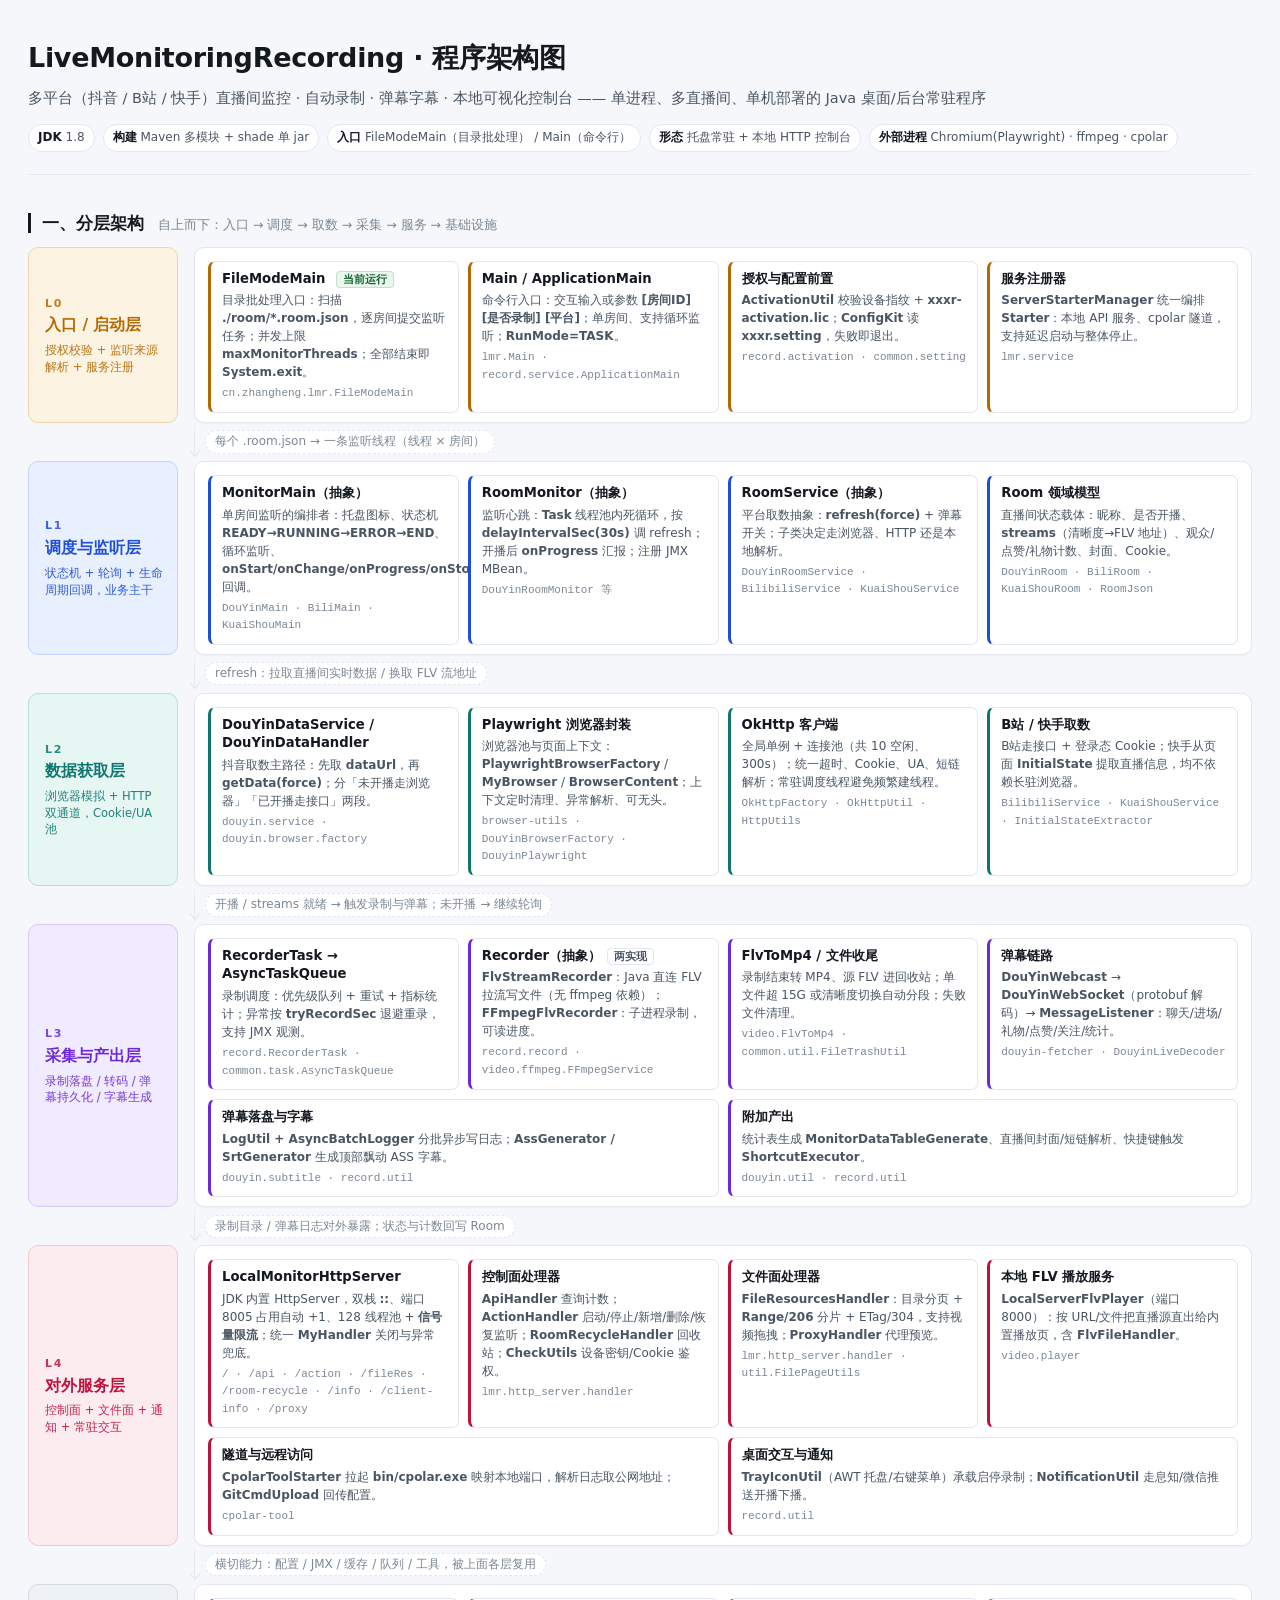
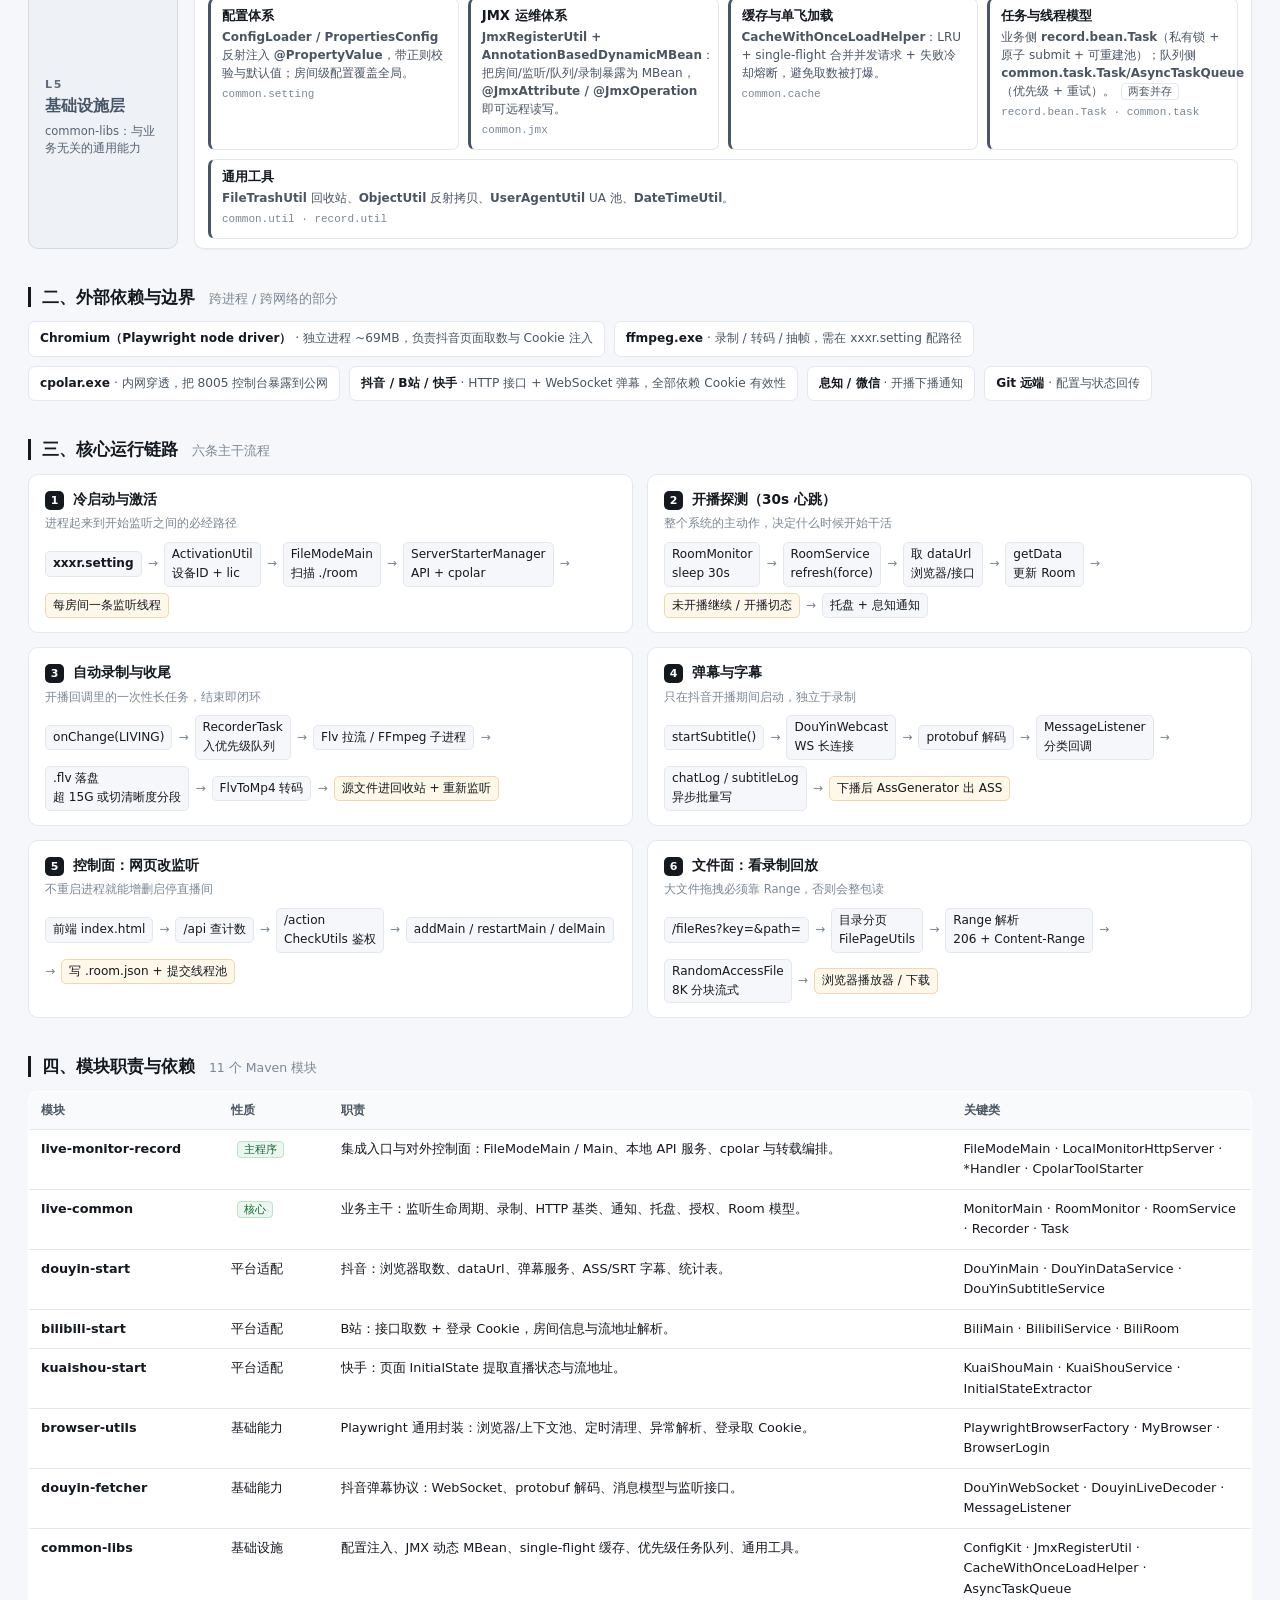
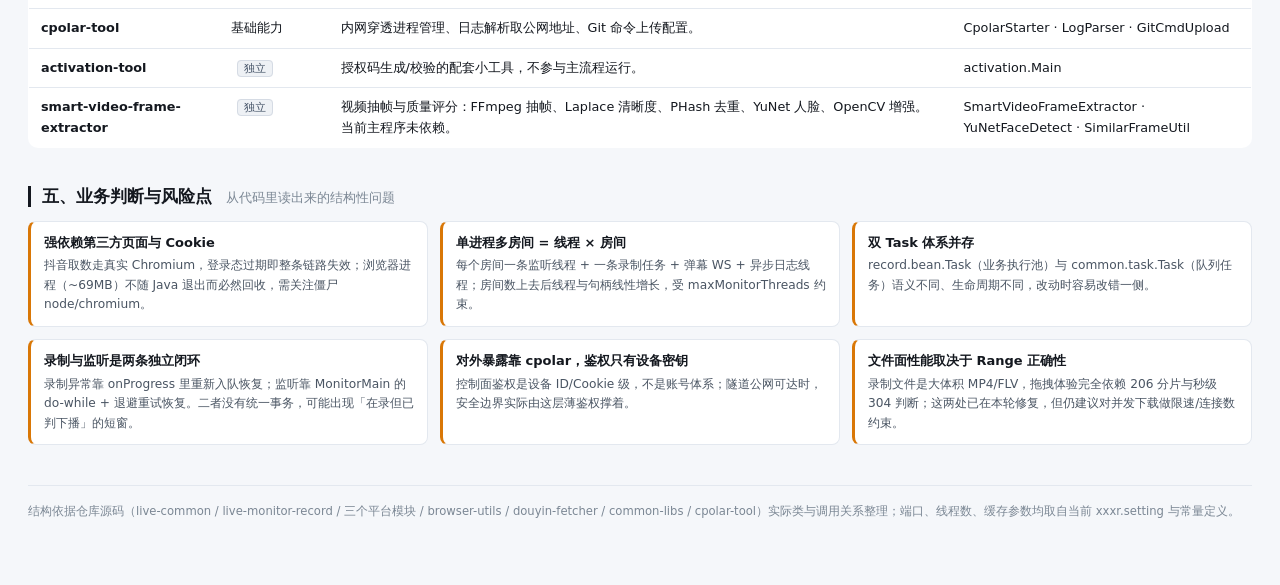
<file: 直播监控录制-程序架构图.html>
<!DOCTYPE html>
<html lang="zh-CN">
<head>
<meta charset="UTF-8">
<meta name="viewport" content="width=device-width, initial-scale=1.0">
<title>LiveMonitoringRecording · 程序架构图</title>
<link rel="stylesheet" href="https://miaoda.feishu.cn/fonts/css2?family=Noto+Sans+SC:wght@300;400;500;700&display=swap">
<style>
  :root{
    --ink:#14181f; --ink2:#4a5563; --ink3:#7b8794; --line:#e3e8ef; --bg:#f5f7fa; --card:#ffffff;
    --l0:#b26a00; --l0bg:#fdf3e3;
    --l1:#1d4ed8; --l1bg:#e8efff;
    --l2:#0f766e; --l2bg:#e6f6f3;
    --l3:#6d28d9; --l3bg:#f1ebff;
    --l4:#be123c; --l4bg:#fdecef;
    --l5:#475569; --l5bg:#eef1f5;
  }
  *{box-sizing:border-box}
  body{margin:0;background:var(--bg);color:var(--ink);
    font-family:"Noto Sans SC","PingFang SC","Microsoft YaHei","Segoe UI",system-ui,sans-serif;
    font-size:14px;line-height:1.6;-webkit-font-smoothing:antialiased;}
  .wrap{max-width:1320px;margin:0 auto;padding:36px 28px 64px}

  header{border-bottom:1px solid var(--line);padding-bottom:22px;margin-bottom:28px}
  h1{margin:0 0 8px;font-size:27px;font-weight:700;letter-spacing:-.3px}
  .sub{color:var(--ink2);font-size:14.5px;margin:0 0 14px}
  .badges{display:flex;flex-wrap:wrap;gap:8px}
  .badge{font-size:12px;padding:3px 9px;border:1px solid var(--line);border-radius:999px;background:#fff;color:var(--ink2)}
  .badge b{color:var(--ink);font-weight:600}

  h2{font-size:17px;margin:38px 0 14px;padding-left:11px;border-left:3px solid var(--ink);line-height:1.2}
  h2 small{font-weight:400;color:var(--ink3);font-size:12.5px;margin-left:8px}

  /* ===== 分层图 ===== */
  .flowcol{position:relative}
  .layer{display:grid;grid-template-columns:150px 1fr;gap:16px;align-items:stretch}
  .rail{border-radius:10px;padding:14px 14px 14px 16px;display:flex;flex-direction:column;justify-content:center;position:relative}
  .rail .code{font-size:11px;letter-spacing:.16em;opacity:.85;font-weight:600}
  .rail .name{font-size:15.5px;font-weight:700;line-height:1.35;margin-top:3px}
  .rail .note{font-size:11.5px;opacity:.9;margin-top:6px;line-height:1.45}
  .body{background:var(--card);border:1px solid var(--line);border-radius:10px;padding:13px 13px 9px;
    display:flex;flex-wrap:wrap;gap:9px;align-content:flex-start;box-shadow:0 1px 2px rgba(16,24,40,.04)}
  .node{flex:1 1 232px;min-width:210px;max-width:100%;border:1px solid var(--line);border-left:3px solid var(--ink3);
    border-radius:7px;padding:8px 11px 9px;background:#fff}
  .node .t{font-weight:600;font-size:13.2px;line-height:1.4}
  .node .d{color:var(--ink2);font-size:12px;line-height:1.5;margin-top:3px}
  .node .m{color:var(--ink3);font-size:11px;margin-top:4px;font-family:ui-monospace,Consolas,monospace}

  .l0 .rail{background:var(--l0bg);color:var(--l0);border:1px solid #f1d5a8}
  .l0 .node{border-left-color:var(--l0)}
  .l1 .rail{background:var(--l1bg);color:var(--l1);border:1px solid #c5d4ff}
  .l1 .node{border-left-color:var(--l1)}
  .l2 .rail{background:var(--l2bg);color:var(--l2);border:1px solid #b6e0d8}
  .l2 .node{border-left-color:var(--l2)}
  .l3 .rail{background:var(--l3bg);color:var(--l3);border:1px solid #d8cafa}
  .l3 .node{border-left-color:var(--l3)}
  .l4 .rail{background:var(--l4bg);color:var(--l4);border:1px solid #f8c6d0}
  .l4 .node{border-left-color:var(--l4)}
  .l5 .rail{background:var(--l5bg);color:var(--l5);border:1px solid #d3dae3}
  .l5 .node{border-left-color:var(--l5)}

  /* 层间连接条 */
  .link{display:grid;grid-template-columns:150px 1fr;gap:16px;align-items:center;height:38px}
  .link .arrow{grid-column:2;display:flex;align-items:center;gap:10px;color:var(--ink3);font-size:12px}
  .link .arrow .bar{width:1px;height:38px;background:linear-gradient(180deg,transparent,var(--line) 30%,var(--line) 70%,transparent);position:relative;flex:0 0 auto}
  .link .arrow .bar::after{content:"";position:absolute;left:-3px;bottom:6px;width:7px;height:7px;
    border-right:1.5px solid var(--line);border-bottom:1.5px solid var(--line);transform:rotate(45deg)}
  .link .arrow span{background:#fff;border:1px dashed var(--line);border-radius:999px;padding:1px 9px}

  /* 外部依赖 */
  .ext{display:flex;flex-wrap:wrap;gap:9px}
  .ext .e{background:#fff;border:1px solid var(--line);border-radius:7px;padding:7px 11px;font-size:12.2px;color:var(--ink2)}
  .ext .e b{color:var(--ink);font-weight:600}

  /* ===== 链路 ===== */
  .flows{display:grid;grid-template-columns:repeat(auto-fit,minmax(400px,1fr));gap:14px}
  .flow{background:#fff;border:1px solid var(--line);border-radius:10px;padding:14px 16px}
  .flow h3{margin:0 0 4px;font-size:13.6px;display:flex;gap:9px;align-items:baseline}
  .num{display:inline-flex;align-items:center;justify-content:center;width:19px;height:19px;border-radius:5px;
    background:var(--ink);color:#fff;font-size:11px;font-weight:700;flex:0 0 auto}
  .flow .why{color:var(--ink3);font-size:11.6px;margin:0 0 9px}
  .chain{display:flex;flex-wrap:wrap;gap:6px;align-items:center;font-size:12.1px}
  .chain i{color:var(--ink3);font-style:normal}
  .step{background:var(--bg);border:1px solid var(--line);border-radius:5px;padding:2px 7px;color:var(--ink)}
  .step b{font-weight:600}
  .step.em{background:#fff7ea;border-color:#f0d8ac}

  /* ===== 表 ===== */
  table{width:100%;border-collapse:collapse;background:#fff;border:1px solid var(--line);border-radius:10px;overflow:hidden;font-size:12.8px}
  th,td{text-align:left;padding:9px 12px;border-bottom:1px solid var(--line);vertical-align:top}
  th{background:#f8fafc;font-weight:600;font-size:12px;color:var(--ink2)}
  tr:last-child td{border-bottom:0}
  td .mono{font-family:ui-monospace,Consolas,monospace;font-size:11.6px;color:var(--ink2)}
  .tag{font-size:10.8px;padding:1px 6px;border-radius:4px;border:1px solid var(--line);color:var(--ink2);margin-left:6px;white-space:nowrap}
  .tag.run{background:#eaf7ee;border-color:#bfe3ca;color:#166534}
  .tag.lib{background:#eef1f5;border-color:#d5dbe4;color:#475569}

  .risk{display:grid;grid-template-columns:repeat(auto-fit,minmax(300px,1fr));gap:12px}
  .rk{background:#fff;border:1px solid var(--line);border-left:3px solid #d97706;border-radius:8px;padding:11px 13px}
  .rk .t{font-weight:600;font-size:13px;margin-bottom:3px}
  .rk .d{color:var(--ink2);font-size:12.2px}

  footer{margin-top:40px;padding-top:16px;border-top:1px solid var(--line);color:var(--ink3);font-size:11.6px}
</style>
</head>
<body>
<div class="wrap">

<header>
  <h1>LiveMonitoringRecording · 程序架构图</h1>
  <p class="sub">多平台（抖音 / B站 / 快手）直播间监控 · 自动录制 · 弹幕字幕 · 本地可视化控制台 —— 单进程、多直播间、单机部署的 Java 桌面/后台常驻程序</p>
  <div class="badges">
    <span class="badge"><b>JDK</b> 1.8</span>
    <span class="badge"><b>构建</b> Maven 多模块 + shade 单 jar</span>
    <span class="badge"><b>入口</b> FileModeMain（目录批处理） / Main（命令行）</span>
    <span class="badge"><b>形态</b> 托盘常驻 + 本地 HTTP 控制台</span>
    <span class="badge"><b>外部进程</b> Chromium(Playwright) · ffmpeg · cpolar</span>
  </div>
</header>

<h2>一、分层架构 <small>自上而下：入口 → 调度 → 取数 → 采集 → 服务 → 基础设施</small></h2>

<div class="flowcol">

  <!-- L0 -->
  <div class="layer l0">
    <div class="rail">
      <div class="code">L0</div>
      <div class="name">入口 / 启动层</div>
      <div class="note">授权校验 + 监听来源解析 + 服务注册</div>
    </div>
    <div class="body">
      <div class="node">
        <div class="t">FileModeMain <span class="tag run">当前运行</span></div>
        <div class="d">目录批处理入口：扫描 <b>./room/*.room.json</b>，逐房间提交监听任务；并发上限 <b>maxMonitorThreads</b>；全部结束即 <b>System.exit</b>。</div>
        <div class="m">cn.zhangheng.lmr.FileModeMain</div>
      </div>
      <div class="node">
        <div class="t">Main / ApplicationMain</div>
        <div class="d">命令行入口：交互输入或参数 <b>[房间ID] [是否录制] [平台]</b>；单房间、支持循环监听；<b>RunMode=TASK</b>。</div>
        <div class="m">lmr.Main · record.service.ApplicationMain</div>
      </div>
      <div class="node">
        <div class="t">授权与配置前置</div>
        <div class="d"><b>ActivationUtil</b> 校验设备指纹 + <b>xxxr-activation.lic</b>；<b>ConfigKit</b> 读 <b>xxxr.setting</b>，失败即退出。</div>
        <div class="m">record.activation · common.setting</div>
      </div>
      <div class="node">
        <div class="t">服务注册器</div>
        <div class="d"><b>ServerStarterManager</b> 统一编排 <b>Starter</b>：本地 API 服务、cpolar 隧道，支持延迟启动与整体停止。</div>
        <div class="m">lmr.service</div>
      </div>
    </div>
  </div>

  <div class="link"><div class="arrow"><div class="bar"></div><span>每个 .room.json → 一条监听线程（线程 × 房间）</span></div></div>

  <!-- L1 -->
  <div class="layer l1">
    <div class="rail">
      <div class="code">L1</div>
      <div class="name">调度与监听层</div>
      <div class="note">状态机 + 轮询 + 生命周期回调，业务主干</div>
    </div>
    <div class="body">
      <div class="node">
        <div class="t">MonitorMain（抽象）</div>
        <div class="d">单房间监听的编排者：托盘图标、状态机 <b>READY→RUNNING→ERROR→END</b>、循环监听、<b>onStart/onChange/onProgress/onStop</b> 回调。</div>
        <div class="m">DouYinMain · BiliMain · KuaiShouMain</div>
      </div>
      <div class="node">
        <div class="t">RoomMonitor（抽象）</div>
        <div class="d">监听心跳：<b>Task</b> 线程池内死循环，按 <b>delayIntervalSec(30s)</b> 调 refresh；开播后 <b>onProgress</b> 汇报；注册 JMX MBean。</div>
        <div class="m">DouYinRoomMonitor 等</div>
      </div>
      <div class="node">
        <div class="t">RoomService（抽象）</div>
        <div class="d">平台取数抽象：<b>refresh(force)</b> + 弹幕开关；子类决定走浏览器、HTTP 还是本地解析。</div>
        <div class="m">DouYinRoomService · BilibiliService · KuaiShouService</div>
      </div>
      <div class="node">
        <div class="t">Room 领域模型</div>
        <div class="d">直播间状态载体：昵称、是否开播、<b>streams</b>（清晰度→FLV 地址）、观众/点赞/礼物计数、封面、Cookie。</div>
        <div class="m">DouYinRoom · BiliRoom · KuaiShouRoom · RoomJson</div>
      </div>
    </div>
  </div>

  <div class="link"><div class="arrow"><div class="bar"></div><span>refresh：拉取直播间实时数据 / 换取 FLV 流地址</span></div></div>

  <!-- L2 -->
  <div class="layer l2">
    <div class="rail">
      <div class="code">L2</div>
      <div class="name">数据获取层</div>
      <div class="note">浏览器模拟 + HTTP 双通道，Cookie/UA 池</div>
    </div>
    <div class="body">
      <div class="node">
        <div class="t">DouYinDataService / DouYinDataHandler</div>
        <div class="d">抖音取数主路径：先取 <b>dataUrl</b>，再 <b>getData(force)</b>；分「未开播走浏览器」「已开播走接口」两段。</div>
        <div class="m">douyin.service · douyin.browser.factory</div>
      </div>
      <div class="node">
        <div class="t">Playwright 浏览器封装</div>
        <div class="d">浏览器池与页面上下文：<b>PlaywrightBrowserFactory</b> / <b>MyBrowser</b> / <b>BrowserContent</b>；上下文定时清理、异常解析、可无头。</div>
        <div class="m">browser-utils · DouYinBrowserFactory · DouyinPlaywright</div>
      </div>
      <div class="node">
        <div class="t">OkHttp 客户端</div>
        <div class="d">全局单例 + 连接池（共 10 空闲、300s）；统一超时、Cookie、UA、短链解析；常驻调度线程避免频繁建线程。</div>
        <div class="m">OkHttpFactory · OkHttpUtil · HttpUtils</div>
      </div>
      <div class="node">
        <div class="t">B站 / 快手取数</div>
        <div class="d">B站走接口 + 登录态 Cookie；快手从页面 <b>InitialState</b> 提取直播信息，均不依赖长驻浏览器。</div>
        <div class="m">BilibiliService · KuaiShouService · InitialStateExtractor</div>
      </div>
    </div>
  </div>

  <div class="link"><div class="arrow"><div class="bar"></div><span>开播 / streams 就绪 → 触发录制与弹幕；未开播 → 继续轮询</span></div></div>

  <!-- L3 -->
  <div class="layer l3">
    <div class="rail">
      <div class="code">L3</div>
      <div class="name">采集与产出层</div>
      <div class="note">录制落盘 / 转码 / 弹幕持久化 / 字幕生成</div>
    </div>
    <div class="body">
      <div class="node">
        <div class="t">RecorderTask → AsyncTaskQueue</div>
        <div class="d">录制调度：优先级队列 + 重试 + 指标统计；异常按 <b>tryRecordSec</b> 退避重录，支持 JMX 观测。</div>
        <div class="m">record.RecorderTask · common.task.AsyncTaskQueue</div>
      </div>
      <div class="node">
        <div class="t">Recorder（抽象）<span class="tag">两实现</span></div>
        <div class="d"><b>FlvStreamRecorder</b>：Java 直连 FLV 拉流写文件（无 ffmpeg 依赖）；<b>FFmpegFlvRecorder</b>：子进程录制，可读进度。</div>
        <div class="m">record.record · video.ffmpeg.FFmpegService</div>
      </div>
      <div class="node">
        <div class="t">FlvToMp4 / 文件收尾</div>
        <div class="d">录制结束转 MP4、源 FLV 进回收站；单文件超 15G 或清晰度切换自动分段；失败文件清理。</div>
        <div class="m">video.FlvToMp4 · common.util.FileTrashUtil</div>
      </div>
      <div class="node">
        <div class="t">弹幕链路</div>
        <div class="d"><b>DouYinWebcast</b> → <b>DouYinWebSocket</b>（protobuf 解码）→ <b>MessageListener</b>：聊天/进场/礼物/点赞/关注/统计。</div>
        <div class="m">douyin-fetcher · DouyinLiveDecoder</div>
      </div>
      <div class="node">
        <div class="t">弹幕落盘与字幕</div>
        <div class="d"><b>LogUtil + AsyncBatchLogger</b> 分批异步写日志；<b>AssGenerator / SrtGenerator</b> 生成顶部飘动 ASS 字幕。</div>
        <div class="m">douyin.subtitle · record.util</div>
      </div>
      <div class="node">
        <div class="t">附加产出</div>
        <div class="d">统计表生成 <b>MonitorDataTableGenerate</b>、直播间封面/短链解析、快捷键触发 <b>ShortcutExecutor</b>。</div>
        <div class="m">douyin.util · record.util</div>
      </div>
    </div>
  </div>

  <div class="link"><div class="arrow"><div class="bar"></div><span>录制目录 / 弹幕日志对外暴露；状态与计数回写 Room</span></div></div>

  <!-- L4 -->
  <div class="layer l4">
    <div class="rail">
      <div class="code">L4</div>
      <div class="name">对外服务层</div>
      <div class="note">控制面 + 文件面 + 通知 + 常驻交互</div>
    </div>
    <div class="body">
      <div class="node">
        <div class="t">LocalMonitorHttpServer</div>
        <div class="d">JDK 内置 HttpServer，双栈 <b>::</b>、端口 8005 占用自动 +1、128 线程池 + <b>信号量限流</b>；统一 <b>MyHandler</b> 关闭与异常兜底。</div>
        <div class="m">/ · /api · /action · /fileRes · /room-recycle · /info · /client-info · /proxy</div>
      </div>
      <div class="node">
        <div class="t">控制面处理器</div>
        <div class="d"><b>ApiHandler</b> 查询计数；<b>ActionHandler</b> 启动/停止/新增/删除/恢复监听；<b>RoomRecycleHandler</b> 回收站；<b>CheckUtils</b> 设备密钥/Cookie 鉴权。</div>
        <div class="m">lmr.http_server.handler</div>
      </div>
      <div class="node">
        <div class="t">文件面处理器</div>
        <div class="d"><b>FileResourcesHandler</b>：目录分页 + <b>Range/206</b> 分片 + ETag/304，支持视频拖拽；<b>ProxyHandler</b> 代理预览。</div>
        <div class="m">lmr.http_server.handler · util.FilePageUtils</div>
      </div>
      <div class="node">
        <div class="t">本地 FLV 播放服务</div>
        <div class="d"><b>LocalServerFlvPlayer</b>（端口 8000）：按 URL/文件把直播源直出给内置播放页，含 <b>FlvFileHandler</b>。</div>
        <div class="m">video.player</div>
      </div>
      <div class="node">
        <div class="t">隧道与远程访问</div>
        <div class="d"><b>CpolarToolStarter</b> 拉起 <b>bin/cpolar.exe</b> 映射本地端口，解析日志取公网地址；<b>GitCmdUpload</b> 回传配置。</div>
        <div class="m">cpolar-tool</div>
      </div>
      <div class="node">
        <div class="t">桌面交互与通知</div>
        <div class="d"><b>TrayIconUtil</b>（AWT 托盘/右键菜单）承载启停录制；<b>NotificationUtil</b> 走息知/微信推送开播下播。</div>
        <div class="m">record.util</div>
      </div>
    </div>
  </div>

  <div class="link"><div class="arrow"><div class="bar"></div><span>横切能力：配置 / JMX / 缓存 / 队列 / 工具，被上面各层复用</span></div></div>

  <!-- L5 -->
  <div class="layer l5">
    <div class="rail">
      <div class="code">L5</div>
      <div class="name">基础设施层</div>
      <div class="note">common-libs：与业务无关的通用能力</div>
    </div>
    <div class="body">
      <div class="node">
        <div class="t">配置体系</div>
        <div class="d"><b>ConfigLoader / PropertiesConfig</b> 反射注入 <b>@PropertyValue</b>，带正则校验与默认值；房间级配置覆盖全局。</div>
        <div class="m">common.setting</div>
      </div>
      <div class="node">
        <div class="t">JMX 运维体系</div>
        <div class="d"><b>JmxRegisterUtil + AnnotationBasedDynamicMBean</b>：把房间/监听/队列/录制暴露为 MBean，<b>@JmxAttribute / @JmxOperation</b> 即可远程读写。</div>
        <div class="m">common.jmx</div>
      </div>
      <div class="node">
        <div class="t">缓存与单飞加载</div>
        <div class="d"><b>CacheWithOnceLoadHelper</b>：LRU + single-flight 合并并发请求 + 失败冷却熔断，避免取数被打爆。</div>
        <div class="m">common.cache</div>
      </div>
      <div class="node">
        <div class="t">任务与线程模型</div>
        <div class="d">业务侧 <b>record.bean.Task</b>（私有锁 + 原子 submit + 可重建池）；队列侧 <b>common.task.Task/AsyncTaskQueue</b>（优先级 + 重试）。<span class="tag">两套并存</span></div>
        <div class="m">record.bean.Task · common.task</div>
      </div>
      <div class="node">
        <div class="t">通用工具</div>
        <div class="d"><b>FileTrashUtil</b> 回收站、<b>ObjectUtil</b> 反射拷贝、<b>UserAgentUtil</b> UA 池、<b>DateTimeUtil</b>。</div>
        <div class="m">common.util · record.util</div>
      </div>
    </div>
  </div>

</div>

<h2>二、外部依赖与边界 <small>跨进程 / 跨网络的部分</small></h2>
<div class="ext">
  <div class="e"><b>Chromium（Playwright node driver）</b> · 独立进程 ~69MB，负责抖音页面取数与 Cookie 注入</div>
  <div class="e"><b>ffmpeg.exe</b> · 录制 / 转码 / 抽帧，需在 xxxr.setting 配路径</div>
  <div class="e"><b>cpolar.exe</b> · 内网穿透，把 8005 控制台暴露到公网</div>
  <div class="e"><b>抖音 / B站 / 快手</b> · HTTP 接口 + WebSocket 弹幕，全部依赖 Cookie 有效性</div>
  <div class="e"><b>息知 / 微信</b> · 开播下播通知</div>
  <div class="e"><b>Git 远端</b> · 配置与状态回传</div>
</div>

<h2>三、核心运行链路 <small>六条主干流程</small></h2>
<div class="flows">

  <div class="flow">
    <h3><span class="num">1</span>冷启动与激活</h3>
    <p class="why">进程起来到开始监听之间的必经路径</p>
    <div class="chain">
      <span class="step"><b>xxxr.setting</b></span><i>→</i>
      <span class="step">ActivationUtil<br>设备ID + lic</span><i>→</i>
      <span class="step">FileModeMain<br>扫描 ./room</span><i>→</i>
      <span class="step">ServerStarterManager<br>API + cpolar</span><i>→</i>
      <span class="step em">每房间一条监听线程</span>
    </div>
  </div>

  <div class="flow">
    <h3><span class="num">2</span>开播探测（30s 心跳）</h3>
    <p class="why">整个系统的主动作，决定什么时候开始干活</p>
    <div class="chain">
      <span class="step">RoomMonitor<br>sleep 30s</span><i>→</i>
      <span class="step">RoomService<br>refresh(force)</span><i>→</i>
      <span class="step">取 dataUrl<br>浏览器/接口</span><i>→</i>
      <span class="step">getData<br>更新 Room</span><i>→</i>
      <span class="step em">未开播继续 / 开播切态</span><i>→</i>
      <span class="step">托盘 + 息知通知</span>
    </div>
  </div>

  <div class="flow">
    <h3><span class="num">3</span>自动录制与收尾</h3>
    <p class="why">开播回调里的一次性长任务，结束即闭环</p>
    <div class="chain">
      <span class="step">onChange(LIVING)</span><i>→</i>
      <span class="step">RecorderTask<br>入优先级队列</span><i>→</i>
      <span class="step">Flv 拉流 / FFmpeg 子进程</span><i>→</i>
      <span class="step">.flv 落盘<br>超 15G 或切清晰度分段</span><i>→</i>
      <span class="step">FlvToMp4 转码</span><i>→</i>
      <span class="step em">源文件进回收站 + 重新监听</span>
    </div>
  </div>

  <div class="flow">
    <h3><span class="num">4</span>弹幕与字幕</h3>
    <p class="why">只在抖音开播期间启动，独立于录制</p>
    <div class="chain">
      <span class="step">startSubtitle()</span><i>→</i>
      <span class="step">DouYinWebcast<br>WS 长连接</span><i>→</i>
      <span class="step">protobuf 解码</span><i>→</i>
      <span class="step">MessageListener<br>分类回调</span><i>→</i>
      <span class="step">chatLog / subtitleLog<br>异步批量写</span><i>→</i>
      <span class="step em">下播后 AssGenerator 出 ASS</span>
    </div>
  </div>

  <div class="flow">
    <h3><span class="num">5</span>控制面：网页改监听</h3>
    <p class="why">不重启进程就能增删启停直播间</p>
    <div class="chain">
      <span class="step">前端 index.html</span><i>→</i>
      <span class="step">/api 查计数</span><i>→</i>
      <span class="step">/action<br>CheckUtils 鉴权</span><i>→</i>
      <span class="step">addMain / restartMain / delMain</span><i>→</i>
      <span class="step em">写 .room.json + 提交线程池</span>
    </div>
  </div>

  <div class="flow">
    <h3><span class="num">6</span>文件面：看录制回放</h3>
    <p class="why">大文件拖拽必须靠 Range，否则会整包读</p>
    <div class="chain">
      <span class="step">/fileRes?key=&amp;path=</span><i>→</i>
      <span class="step">目录分页<br>FilePageUtils</span><i>→</i>
      <span class="step">Range 解析<br>206 + Content-Range</span><i>→</i>
      <span class="step">RandomAccessFile<br>8K 分块流式</span><i>→</i>
      <span class="step em">浏览器播放器 / 下载</span>
    </div>
  </div>

</div>

<h2>四、模块职责与依赖 <small>11 个 Maven 模块</small></h2>
<table>
  <thead>
    <tr><th style="width:190px">模块</th><th style="width:110px">性质</th><th>职责</th><th style="width:300px">关键类</th></tr>
  </thead>
  <tbody>
    <tr>
      <td><b>live-monitor-record</b></td>
      <td><span class="tag run">主程序</span></td>
      <td>集成入口与对外控制面：FileModeMain / Main、本地 API 服务、cpolar 与转载编排。</td>
      <td class="mono">FileModeMain · LocalMonitorHttpServer · *Handler · CpolarToolStarter</td>
    </tr>
    <tr>
      <td><b>live-common</b></td>
      <td><span class="tag run">核心</span></td>
      <td>业务主干：监听生命周期、录制、HTTP 基类、通知、托盘、授权、Room 模型。</td>
      <td class="mono">MonitorMain · RoomMonitor · RoomService · Recorder · Task</td>
    </tr>
    <tr>
      <td><b>douyin-start</b></td>
      <td>平台适配</td>
      <td>抖音：浏览器取数、dataUrl、弹幕服务、ASS/SRT 字幕、统计表。</td>
      <td class="mono">DouYinMain · DouYinDataService · DouYinSubtitleService</td>
    </tr>
    <tr>
      <td><b>bilibili-start</b></td>
      <td>平台适配</td>
      <td>B站：接口取数 + 登录 Cookie，房间信息与流地址解析。</td>
      <td class="mono">BiliMain · BilibiliService · BiliRoom</td>
    </tr>
    <tr>
      <td><b>kuaishou-start</b></td>
      <td>平台适配</td>
      <td>快手：页面 InitialState 提取直播状态与流地址。</td>
      <td class="mono">KuaiShouMain · KuaiShouService · InitialStateExtractor</td>
    </tr>
    <tr>
      <td><b>browser-utils</b></td>
      <td>基础能力</td>
      <td>Playwright 通用封装：浏览器/上下文池、定时清理、异常解析、登录取 Cookie。</td>
      <td class="mono">PlaywrightBrowserFactory · MyBrowser · BrowserLogin</td>
    </tr>
    <tr>
      <td><b>douyin-fetcher</b></td>
      <td>基础能力</td>
      <td>抖音弹幕协议：WebSocket、protobuf 解码、消息模型与监听接口。</td>
      <td class="mono">DouYinWebSocket · DouyinLiveDecoder · MessageListener</td>
    </tr>
    <tr>
      <td><b>common-libs</b></td>
      <td>基础设施</td>
      <td>配置注入、JMX 动态 MBean、single-flight 缓存、优先级任务队列、通用工具。</td>
      <td class="mono">ConfigKit · JmxRegisterUtil · CacheWithOnceLoadHelper · AsyncTaskQueue</td>
    </tr>
    <tr>
      <td><b>cpolar-tool</b></td>
      <td>基础能力</td>
      <td>内网穿透进程管理、日志解析取公网地址、Git 命令上传配置。</td>
      <td class="mono">CpolarStarter · LogParser · GitCmdUpload</td>
    </tr>
    <tr>
      <td><b>activation-tool</b></td>
      <td><span class="tag lib">独立</span></td>
      <td>授权码生成/校验的配套小工具，不参与主流程运行。</td>
      <td class="mono">activation.Main</td>
    </tr>
    <tr>
      <td><b>smart-video-frame-extractor</b></td>
      <td><span class="tag lib">独立</span></td>
      <td>视频抽帧与质量评分：FFmpeg 抽帧、Laplace 清晰度、PHash 去重、YuNet 人脸、OpenCV 增强。当前主程序未依赖。</td>
      <td class="mono">SmartVideoFrameExtractor · YuNetFaceDetect · SimilarFrameUtil</td>
    </tr>
  </tbody>
</table>

<h2>五、业务判断与风险点 <small>从代码里读出来的结构性问题</small></h2>
<div class="risk">
  <div class="rk">
    <div class="t">强依赖第三方页面与 Cookie</div>
    <div class="d">抖音取数走真实 Chromium，登录态过期即整条链路失效；浏览器进程（~69MB）不随 Java 退出而必然回收，需关注僵尸 node/chromium。</div>
  </div>
  <div class="rk">
    <div class="t">单进程多房间 = 线程 × 房间</div>
    <div class="d">每个房间一条监听线程 + 一条录制任务 + 弹幕 WS + 异步日志线程；房间数上去后线程与句柄线性增长，受 maxMonitorThreads 约束。</div>
  </div>
  <div class="rk">
    <div class="t">双 Task 体系并存</div>
    <div class="d">record.bean.Task（业务执行池）与 common.task.Task（队列任务）语义不同、生命周期不同，改动时容易改错一侧。</div>
  </div>
  <div class="rk">
    <div class="t">录制与监听是两条独立闭环</div>
    <div class="d">录制异常靠 onProgress 里重新入队恢复；监听靠 MonitorMain 的 do-while + 退避重试恢复。二者没有统一事务，可能出现「在录但已判下播」的短窗。</div>
  </div>
  <div class="rk">
    <div class="t">对外暴露靠 cpolar，鉴权只有设备密钥</div>
    <div class="d">控制面鉴权是设备 ID/Cookie 级，不是账号体系；隧道公网可达时，安全边界实际由这层薄鉴权撑着。</div>
  </div>
  <div class="rk">
    <div class="t">文件面性能取决于 Range 正确性</div>
    <div class="d">录制文件是大体积 MP4/FLV，拖拽体验完全依赖 206 分片与秒级 304 判断；这两处已在本轮修复，但仍建议对并发下载做限速/连接数约束。</div>
  </div>
</div>

<footer>
  结构依据仓库源码（live-common / live-monitor-record / 三个平台模块 / browser-utils / douyin-fetcher / common-libs / cpolar-tool）实际类与调用关系整理；端口、线程数、缓存参数均取自当前 xxxr.setting 与常量定义。
</footer>

</div>
</body>
</html>
</file>
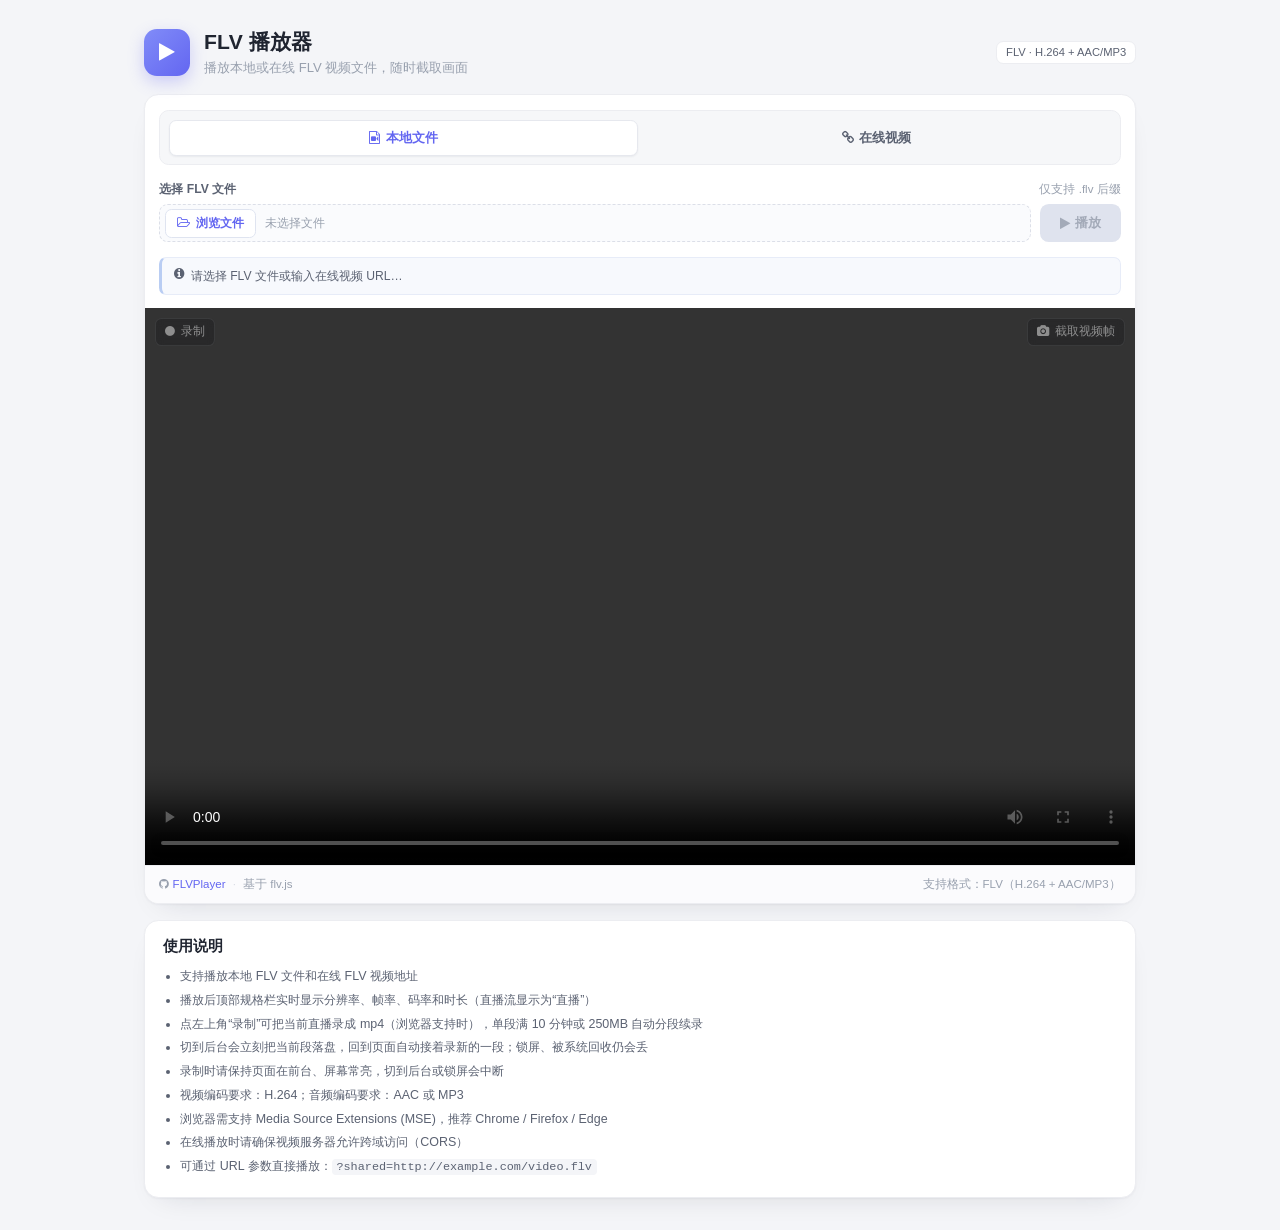
<file: live-monitor-record/src/main/resources/FLVPlayer.html>
<!DOCTYPE html>
<html lang="zh-CN">
<head>
    <meta charset="UTF-8">
    <meta name="viewport" content="width=device-width, initial-scale=1.0">
    <link rel="icon" href="img/favicon.ico" type="image/x-icon">
    <title>【星曦向荣】FLV 播放器</title>
    <script>
        var _hmt = _hmt || [];
        (function () {
            var hm = document.createElement("script");
            hm.src = "https://hm.baidu.com/hm.js?5087e13fa5fa20d0d364de6066042695";
            var s = document.getElementsByTagName("script")[0];
            s.parentNode.insertBefore(hm, s);
        })();
    </script>
    <meta name="referrer" content="no-referrer">
    <script src="js/flv.min.js"></script>
    <link href="css/font-awesome.min-4.7.0.css" rel="stylesheet">
    <script src="https://zhangheng0805.github.io/LiveMonitoringRecordingPage/js/mainURL.js"></script>
    <script src="https://zhangheng0805.github.io/LiveMonitoringRecordingPage/js/client-info.js"></script>
    <script src="https://zhangheng0805.github.io/LiveMonitoringRecordingPage/js/ui.js"></script>

    <style>
        :root {
            --flvx-primary: #6366f1;
            --flvx-primary-soft: rgba(99, 102, 241, .12);
            --flvx-text: #1f2430;
            --flvx-text-2: #5b6272;
            --flvx-text-3: #98a0ae;
            --flvx-line: #ecedf1;
            --flvx-bg: #f4f5f8;
            --flvx-danger: #dc2626;
            --flvx-ok: #16a34a;
        }

        * { box-sizing: border-box; }

        body {
            margin: 0;
            padding: 28px 20px 0;
            background: var(--flvx-bg);
            color: var(--flvx-text);
            font-family: -apple-system, BlinkMacSystemFont, "Segoe UI", "PingFang SC",
                "Hiragino Sans GB", "Microsoft YaHei", sans-serif;
            -webkit-font-smoothing: antialiased;
        }

        .flvx-wrap {
            max-width: 62rem;
            margin: 0 auto;
            padding-bottom: 2rem;
        }

        /* ---------- 页头 ---------- */
        .flvx-header {
            display: flex;
            align-items: center;
            gap: .85rem;
            margin-bottom: 1.1rem;
            flex-wrap: wrap;
        }

        .flvx-logo {
            flex: none;
            width: 2.9rem;
            height: 2.9rem;
            border-radius: .8rem;
            display: grid;
            place-items: center;
            color: #fff;
            font-size: 1.25rem;
            background: linear-gradient(135deg, #818cf8, #6366f1);
            box-shadow: 0 6px 16px rgba(99, 102, 241, .28);
        }

        .flvx-header-text { flex: 1 1 auto; min-width: 0; }

        .flvx-title {
            margin: 0;
            font-size: 1.32rem;
            font-weight: 700;
            letter-spacing: .01em;
        }

        .flvx-subtitle {
            margin: .18rem 0 0;
            font-size: .82rem;
            color: var(--flvx-text-3);
        }

        .flvx-badge {
            flex: none;
            font-size: .7rem;
            color: var(--flvx-text-2);
            background: #fff;
            border: 1px solid var(--flvx-line);
            border-radius: .45rem;
            padding: .3rem .55rem;
        }

        /* ---------- 卡片 ---------- */
        .flvx-card {
            background: #fff;
            border: 1px solid var(--flvx-line);
            border-radius: .9rem;
            box-shadow: 0 1px 2px rgba(24, 30, 48, .04), 0 12px 28px -18px rgba(24, 30, 48, .18);
            overflow: hidden;
        }

        /* ---------- 分段标签 ---------- */
        .flvx-tabs {
            display: flex;
            gap: .25rem;
            padding: .55rem;
            margin: .9rem .9rem 0;
            background: #f6f7f9;
            border: 1px solid var(--flvx-line);
            border-radius: .6rem;
        }

        .flvx-tab {
            flex: 1 1 0;
            display: inline-flex;
            align-items: center;
            justify-content: center;
            gap: .35rem;
            padding: .5rem .6rem;
            font-size: .82rem;
            font-weight: 600;
            color: var(--flvx-text-2);
            background: transparent;
            border: 1px solid transparent;
            border-radius: .45rem;
            cursor: pointer;
            transition: color .15s ease, background .15s ease, box-shadow .15s ease;
        }

        .flvx-tab:hover { color: var(--flvx-text); }

        .flvx-tab.is-active {
            color: var(--flvx-primary);
            background: #fff;
            border-color: #e6e8ee;
            box-shadow: 0 1px 2px rgba(24, 30, 48, .06);
        }

        /* ---------- 来源区 ---------- */
        .flvx-pane { padding: .95rem .9rem .9rem; }

        .flvx-pane.is-hidden { display: none; }

        .flvx-label {
            display: flex;
            align-items: center;
            justify-content: space-between;
            gap: .5rem;
            margin-bottom: .4rem;
            font-size: .76rem;
            font-weight: 600;
            color: var(--flvx-text-2);
        }

        .flvx-label-hint {
            font-weight: 400;
            font-size: .72rem;
            color: var(--flvx-text-3);
        }

        .flvx-row {
            display: flex;
            align-items: center;
            gap: .55rem;
        }

        .flvx-input {
            flex: 1 1 auto;
            min-width: 0;
            height: 2.4rem;
            padding: 0 .8rem;
            font-size: .82rem;
            color: var(--flvx-text);
            background: #fff;
            border: 1px solid #e3e5ec;
            border-radius: .55rem;
            outline: none;
            transition: border-color .15s ease, box-shadow .15s ease;
            font-family: inherit;
        }

        .flvx-input::placeholder { color: #b3b9c6; }

        .flvx-input:focus {
            border-color: var(--flvx-primary);
            box-shadow: 0 0 0 3px var(--flvx-primary-soft);
        }

        .flvx-btn {
            flex: none;
            display: inline-flex;
            align-items: center;
            justify-content: center;
            gap: .35rem;
            height: 2.4rem;
            padding: 0 1.15rem;
            font-size: .82rem;
            font-weight: 600;
            font-family: inherit;
            color: #fff;
            background: var(--flvx-primary);
            border: 1px solid transparent;
            border-radius: .55rem;
            cursor: pointer;
            transition: background .15s ease, box-shadow .15s ease, transform .1s ease;
        }

        .flvx-btn:hover:not(:disabled) { background: #5457e6; }
        .flvx-btn:active:not(:disabled) { transform: translateY(1px); }

        .flvx-btn:disabled {
            background: #dfe3ee;
            color: #a3aab8;
            cursor: not-allowed;
        }

        .flvx-file {
            flex: 1 1 auto;
            min-width: 0;
            display: flex;
            align-items: center;
            gap: .55rem;
            height: 2.4rem;
            padding: 0 .65rem 0 .3rem;
            border: 1px dashed #dcdfe8;
            border-radius: .55rem;
            background: #fafbfd;
        }

        .flvx-file-btn {
            flex: none;
            display: inline-flex;
            align-items: center;
            gap: .35rem;
            height: 1.8rem;
            padding: 0 .7rem;
            font-size: .78rem;
            font-weight: 600;
            color: var(--flvx-primary);
            background: #fff;
            border: 1px solid #dfe4f0;
            border-radius: .4rem;
            cursor: pointer;
            transition: background .15s ease;
        }

        .flvx-file-btn:hover { background: #f4f7ff; }

        .flvx-file-name {
            flex: 1 1 auto;
            min-width: 0;
            font-size: .78rem;
            color: var(--flvx-text-3);
            white-space: nowrap;
            overflow: hidden;
            text-overflow: ellipsis;
        }

        #fileInput { display: none; }

        /* ---------- 状态条 ---------- */
        .flvx-status {
            display: flex;
            align-items: flex-start;
            gap: .45rem;
            margin: 0 .9rem .85rem;
            padding: .55rem .7rem;
            font-size: .76rem;
            line-height: 1.5;
            color: var(--flvx-text-2);
            background: #f7f9fd;
            border: 1px solid #e7ecf8;
            border-left: 3px solid #b9cdf3;
            border-radius: .45rem;
            word-break: break-all;
            overflow-wrap: anywhere;
        }

        .flvx-status[data-type="success"] {
            color: #15803d;
            background: #f2fbf5;
            border-color: #d8f0e0;
            border-left-color: #86d9a6;
        }

        .flvx-status[data-type="danger"] {
            color: #b42318;
            background: #fff6f5;
            border-color: #fbd9d4;
            border-left-color: #f1998e;
        }

        .flvx-status i { flex: none; margin-top: .1rem; }
        .flvx-status span { flex: 1 1 auto; min-width: 0; }

        /* ---------- 视频规格 ---------- */
        .flvx-spec {
            display: flex;
            flex-wrap: wrap;
            align-items: center;
            gap: .35rem .7rem;
            margin: 0 .9rem .85rem;
            padding: .5rem .7rem;
            font-size: .74rem;
            color: var(--flvx-text-2);
            background: #fff;
            border: 1px solid var(--flvx-line);
            border-radius: .45rem;
        }

        .flvx-spec.is-hidden { display: none; }

        .flvx-spec .spec-item {
            display: inline-flex;
            align-items: center;
            gap: .3rem;
            white-space: nowrap;
        }

        .flvx-spec .spec-item i { color: var(--flvx-text-3); }

        .flvx-spec .spec-sep { color: #dfe2ea; }

        /* ---------- 微信内置浏览器引导 ---------- */
        .flvx-wx {
            position: fixed;
            inset: 0;
            z-index: 60;
            display: flex;
            justify-content: flex-end;
            align-items: flex-start;
            padding: 1rem 1.2rem;
            background: rgba(12, 14, 18, .88);
            color: #fff;
        }

        .flvx-wx.is-hidden { display: none; }

        .flvx-wx-card {
            max-width: 19rem;
            margin-top: 3.4rem;
            text-align: right;
        }

        .flvx-wx-arrow {
            font-size: 1.7rem;
            margin-bottom: .4rem;
            animation: flvx-nudge 1.3s ease-in-out infinite;
        }

        @keyframes flvx-nudge { 50% { transform: translate(4px, -4px); } }

        .flvx-wx-card h3 {
            margin: 0 0 .4rem;
            font-size: .95rem;
            font-weight: 700;
        }

        .flvx-wx-card p {
            margin: 0 0 .85rem;
            font-size: .78rem;
            line-height: 1.65;
            color: rgba(255, 255, 255, .84);
        }

        .flvx-wx-btn {
            height: 2.1rem;
            padding: 0 1rem;
            font-size: .78rem;
            font-weight: 600;
            font-family: inherit;
            color: #fff;
            background: rgba(255, 255, 255, .16);
            border: 1px solid rgba(255, 255, 255, .32);
            border-radius: .45rem;
            cursor: pointer;
        }

        .flvx-wx-btn:hover { background: rgba(255, 255, 255, .26); }

        /* ---------- 播放区 ---------- */
        .flvx-stage {
            position: relative;
            width: 100%;
            aspect-ratio: 16 / 9;
            max-height: 62vh;
            background: #0f1115;
            display: flex;
            align-items: center;
            justify-content: center;
            overflow: hidden;
        }

        #videoElement {
            width: 100%;
            height: 100%;
            display: block;
            object-fit: contain;
            background: #0f1115;
            outline: none;
        }

        .flvx-capture {
            position: absolute;
            top: .6rem;
            right: .6rem;
            z-index: 10;
            display: inline-flex;
            align-items: center;
            gap: .35rem;
            padding: .35rem .6rem;
            font-size: .72rem;
            font-family: inherit;
            color: #fff;
            background: rgba(15, 17, 21, .62);
            border: 1px solid rgba(255, 255, 255, .18);
            border-radius: .4rem;
            cursor: pointer;
            backdrop-filter: blur(4px);
            transition: background .15s ease, opacity .15s ease;
        }

        .flvx-capture:hover:not(:disabled) { background: rgba(15, 17, 21, .85); }
        .flvx-capture:disabled { opacity: .45; cursor: not-allowed; }

        /* ---------- 录制按钮 ---------- */
        .flvx-record {
            position: absolute;
            top: .6rem;
            left: .6rem;
            z-index: 10;
            display: inline-flex;
            align-items: center;
            gap: .35rem;
            padding: .35rem .6rem;
            font-size: .72rem;
            font-family: inherit;
            color: #fff;
            background: rgba(15, 17, 21, .62);
            border: 1px solid rgba(255, 255, 255, .18);
            border-radius: .4rem;
            cursor: pointer;
            backdrop-filter: blur(4px);
            transition: background .15s ease, opacity .15s ease;
        }

        .flvx-record:hover:not(:disabled) { background: rgba(15, 17, 21, .85); }
        .flvx-record:disabled { opacity: .45; cursor: not-allowed; }

        .flvx-record.is-recording {
            background: rgba(220, 38, 38, .88);
            border-color: rgba(255, 255, 255, .32);
        }

        .flvx-record.is-recording i { animation: flvx-blink 1s ease-in-out infinite; }

        @keyframes flvx-blink { 50% { opacity: .22; } }

        /* ---------- 录制状态条 ---------- */
        .flvx-recbar {
            display: flex;
            flex-wrap: wrap;
            align-items: center;
            gap: .4rem .5rem;
            margin: 0 .9rem .85rem;
            padding: .45rem .7rem;
            font-size: .74rem;
            line-height: 1.5;
            color: #b42318;
            background: #fff6f5;
            border: 1px solid #fbd9d4;
            border-left: 3px solid #f1998e;
            border-radius: .45rem;
        }

        .flvx-recbar.is-hidden { display: none; }

        .flvx-recbar > span { flex: 1 1 auto; min-width: 0; overflow-wrap: anywhere; }

        .flvx-rec-dot { color: var(--flvx-danger); animation: flvx-blink 1s ease-in-out infinite; }

        .flvx-rec-result {
            color: #15803d;
            background: #f2fbf5;
            border-color: #d8f0e0;
            border-left-color: #86d9a6;
        }

        .flvx-share {
            flex: none;
            display: inline-flex;
            align-items: center;
            gap: .3rem;
            height: 1.8rem;
            padding: 0 .6rem;
            font-size: .72rem;
            font-weight: 600;
            font-family: inherit;
            color: #15803d;
            background: #fff;
            border: 1px solid #cde9d8;
            border-radius: .35rem;
            cursor: pointer;
        }

        .flvx-share:hover { background: #f1faf5; }

        .flvx-loading {
            position: absolute;
            inset: 0;
            display: flex;
            align-items: center;
            justify-content: center;
            flex-direction: column;
            gap: .6rem;
            background: rgba(15, 17, 21, .55);
            z-index: 9;
        }

        .flvx-loading.is-hidden { display: none; }

        .flvx-spinner {
            width: 2.1rem;
            height: 2.1rem;
            border: 3px solid rgba(255, 255, 255, .28);
            border-top-color: #fff;
            border-radius: 50%;
            animation: flvx-spin .8s linear infinite;
        }

        @keyframes flvx-spin { to { transform: rotate(360deg); } }

        .flvx-loading p {
            margin: 0;
            font-size: .76rem;
            color: rgba(255, 255, 255, .85);
        }

        /* ---------- 底栏 ---------- */
        .flvx-foot {
            display: flex;
            align-items: center;
            justify-content: space-between;
            gap: .8rem;
            flex-wrap: wrap;
            padding: .7rem .9rem;
            font-size: .72rem;
            color: var(--flvx-text-3);
            border-top: 1px solid var(--flvx-line);
            background: #fbfbfd;
        }

        .flvx-foot a { color: var(--flvx-primary); text-decoration: none; }
        .flvx-foot a:hover { text-decoration: underline; }

        .flvx-foot .flvx-dot { margin: 0 .25rem; color: #d7dbe4; }

        /* ---------- 截图列表 ---------- */
        .flvx-snaps {
            display: grid;
            grid-template-columns: repeat(3, minmax(0, 1fr));
            gap: .7rem;
            padding: .9rem;
            border-top: 1px solid var(--flvx-line);
        }

        .flvx-snaps-empty { display: none; }

        #snapList:empty { display: none; }

        .snap-item {
            position: relative;
            display: flex;
            flex-direction: column;
            border: 1px solid var(--flvx-line);
            border-radius: .55rem;
            background: #fff;
            overflow: hidden;
        }

        .snap-item img {
            width: 100%;
            display: block;
            cursor: zoom-in;
            background: #f1f2f5;
        }

        .snap-item .btn-row {
            display: flex;
            align-items: center;
            justify-content: center;
            gap: .3rem;
            padding: .3rem .35rem;
            border-top: 1px solid var(--flvx-line);
        }

        .save-btn,
        .del-btn {
            font-size: .72rem;
            font-family: inherit;
            padding: .2rem .5rem;
            border-radius: .35rem;
            border: 1px solid transparent;
            background: transparent;
            cursor: pointer;
            transition: background .15s ease;
        }

        .save-btn { color: var(--flvx-primary); }
        .save-btn:hover { background: #f2f6ff; }

        .del-btn { color: var(--flvx-danger); }
        .del-btn:hover { background: #fff3f2; }

        /* ---------- 使用说明 ---------- */
        .flvx-help {
            margin-top: 1rem;
            padding: 1rem 1.1rem 1.15rem;
        }

        .flvx-help h2 {
            margin: 0 0 .55rem;
            font-size: .92rem;
            font-weight: 700;
        }

        .flvx-help ul {
            margin: 0;
            padding-left: 1.1rem;
            color: var(--flvx-text-2);
            font-size: .78rem;
            line-height: 1.9;
        }

        .flvx-help code {
            font-family: ui-monospace, SFMono-Regular, Menlo, Consolas, monospace;
            font-size: .74rem;
            color: var(--flvx-text-2);
            background: #f4f5f8;
            padding: .08rem .3rem;
            border-radius: .25rem;
            word-break: break-all;
        }

        /* ---------- 响应式 ---------- */
        @media (max-width: 720px) {
            body { padding: 18px 12px 0; }
            .flvx-title { font-size: 1.12rem; }
            .flvx-logo { width: 2.4rem; height: 2.4rem; font-size: 1.05rem; }
            .flvx-badge { display: none; }
            .flvx-row { flex-direction: column; align-items: stretch; }
            .flvx-btn { width: 100%; height: 2.6rem; }
            .flvx-file { height: 2.6rem; }
            .flvx-stage { aspect-ratio: auto; height: 52vh; }
            .flvx-snaps { grid-template-columns: repeat(2, minmax(0, 1fr)); }
            .flvx-spec { font-size: .7rem; gap: .3rem .55rem; padding: .45rem .6rem; }
            .flvx-foot { font-size: .7rem; }
            .flvx-help ul { padding-left: .95rem; }
        }
    </style>
</head>
<body>
<!-- 微信内置浏览器：无法下载，引导跳系统浏览器 -->
<div id="wechatTip" class="flvx-wx is-hidden">
    <div class="flvx-wx-card">
        <div class="flvx-wx-arrow"><i class="fa fa-location-arrow"></i></div>
        <h3>微信内无法保存录制文件</h3>
        <p id="wechatTipText">请点右上角「···」，选择“在浏览器打开”，再回到本页面开始录制。</p>
        <button id="wechatTipClose" class="flvx-wx-btn">我知道了</button>
    </div>
</div>
<div class="flvx-wrap">
    <header class="flvx-header">
        <div class="flvx-logo"><i class="fa fa-play"></i></div>
        <div class="flvx-header-text">
            <h1 class="flvx-title">FLV 播放器</h1>
            <p class="flvx-subtitle">播放本地或在线 FLV 视频文件，随时截取画面</p>
        </div>
        <span class="flvx-badge">FLV · H.264 + AAC/MP3</span>
    </header>

    <main class="flvx-card">
        <!-- 分段标签 -->
        <div class="flvx-tabs">
            <button id="localTab" class="flvx-tab is-active">
                <i class="fa fa-file-video-o"></i><span>本地文件</span>
            </button>
            <button id="onlineTab" class="flvx-tab">
                <i class="fa fa-link"></i><span>在线视频</span>
            </button>
        </div>

        <!-- 本地文件 -->
        <section id="localSection" class="flvx-pane">
            <div class="flvx-label">
                <span>选择 FLV 文件</span>
                <span class="flvx-label-hint">仅支持 .flv 后缀</span>
            </div>
            <div class="flvx-row">
                <div class="flvx-file">
                    <input type="file" id="fileInput" accept=".flv"
                           onchange="document.getElementById('fileName').textContent = this.files[0]?.name || '未选择文件'">
                    <label for="fileInput" class="flvx-file-btn">
                        <i class="fa fa-folder-open-o"></i><span>浏览文件</span>
                    </label>
                    <span id="fileName" class="flvx-file-name">未选择文件</span>
                </div>
                <button id="playLocalBtn" class="flvx-btn" disabled>
                    <i class="fa fa-play"></i><span>播放</span>
                </button>
            </div>
        </section>

        <!-- 在线视频 -->
        <section id="onlineSection" class="flvx-pane is-hidden">
            <div class="flvx-label">
                <span>FLV 视频 URL</span>
                <span class="flvx-label-hint">需服务端允许跨域（CORS）</span>
            </div>
            <div class="flvx-row">
                <input type="url" id="urlInput" class="flvx-input"
                       placeholder="https://example.com/video.flv">
                <button id="playUrlBtn" class="flvx-btn" disabled>
                    <i class="fa fa-play"></i><span>播放</span>
                </button>
            </div>
        </section>

        <!-- 状态 -->
        <div id="statusContainer" class="flvx-status" data-type="info">
            <i class="fa fa-info-circle"></i>
            <span id="status">请选择 FLV 文件或输入在线视频 URL…</span>
        </div>

        <!-- 视频规格（分辨率 / 帧率 / 码率 / 时长） -->
        <div id="specBar" class="flvx-spec is-hidden"></div>

        <!-- 录制状态 -->
        <div id="recordBar" class="flvx-recbar is-hidden">
            <i class="fa fa-circle flvx-rec-dot"></i>
            <span id="recordText">录制中</span>
        </div>

        <!-- 录制结果 -->
        <div id="recordResult" class="flvx-recbar flvx-rec-result is-hidden"></div>

        <!-- 播放区 -->
        <div class="flvx-stage">
            <video id="videoElement" controls playsinline webkit-playsinline
                   x5-video-player-type="h5" x5-video-player-fullscreen="true"></video>
            <button id="captureBtn" class="flvx-capture" disabled>
                <i class="fa fa-camera"></i><span>截取视频帧</span>
            </button>
            <button id="recordBtn" class="flvx-record" disabled>
                <i class="fa fa-circle"></i><span>录制</span>
            </button>
            <div id="loadingOverlay" class="flvx-loading is-hidden">
                <div class="flvx-spinner"></div>
                <p>加载中…</p>
            </div>
        </div>

        <div class="flvx-foot">
            <div>
                <span class="fa fa-github"></span>
                <a href="https://github.com/ZhangHeng0805/FLVPlayer" target="_blank" rel="noopener">FLVPlayer</a>
                <span class="flvx-dot">·</span>
                <span>基于 flv.js</span>
            </div>
            <div>支持格式：FLV（H.264 + AAC/MP3）</div>
        </div>

        <canvas id="canvas" style="display: none;"></canvas>
        <div id="snapList" class="flvx-snaps"></div>
    </main>

    <section class="flvx-card flvx-help">
        <h2>使用说明</h2>
        <ul>
            <li>支持播放本地 FLV 文件和在线 FLV 视频地址</li>
            <li>播放后顶部规格栏实时显示分辨率、帧率、码率和时长（直播流显示为“直播”）</li>
            <li>点左上角“录制”可把当前直播录成 mp4（浏览器支持时），单段满 10 分钟或 250MB 自动分段续录</li>
            <li>切到后台会立刻把当前段落盘，回到页面自动接着录新的一段；锁屏、被系统回收仍会丢</li>
            <li>录制时请保持页面在前台、屏幕常亮，切到后台或锁屏会中断</li>
            <li>视频编码要求：H.264；音频编码要求：AAC 或 MP3</li>
            <li>浏览器需支持 Media Source Extensions (MSE)，推荐 Chrome / Firefox / Edge</li>
            <li>在线播放时请确保视频服务器允许跨域访问（CORS）</li>
            <li>可通过 URL 参数直接播放：<code>?shared=http://example.com/video.flv</code></li>
        </ul>
    </section>
</div>

<script>
    getMainUrl();
    const fileInput = document.getElementById('fileInput');
    const urlInput = document.getElementById('urlInput');
    const videoElement = document.getElementById('videoElement');
    const playLocalBtn = document.getElementById('playLocalBtn');
    const playUrlBtn = document.getElementById('playUrlBtn');
    const localTab = document.getElementById('localTab');
    const onlineTab = document.getElementById('onlineTab');
    const localSection = document.getElementById('localSection');
    const onlineSection = document.getElementById('onlineSection');
    const status = document.getElementById('status');
    const statusContainer = document.getElementById('statusContainer');
    const loadingOverlay = document.getElementById('loadingOverlay');
    let flvPlayer = null;
    let currentBlobUrl = null;
    const canvas = document.getElementById('canvas');
    const ctx = canvas.getContext('2d');
    const captureBtn = document.getElementById('captureBtn');
    const snapList = document.getElementById('snapList');
    const specBar = document.getElementById('specBar');
    const recordBtn = document.getElementById('recordBtn');
    const recordBar = document.getElementById('recordBar');
    const recordText = document.getElementById('recordText');
    const recordResult = document.getElementById('recordResult');
    const wechatTip = document.getElementById('wechatTip');
    const wechatTipText = document.getElementById('wechatTipText');
    const wechatTipClose = document.getElementById('wechatTipClose');
    const isWeChat = /MicroMessenger/i.test(navigator.userAgent || '');
    /* ---------------- 视频规格（分辨率 / 帧率 / 码率 / 时长） ---------------- */
    let spec = {};
    let specTimer = null;
    let lastFrameSample = null;
    let fpsAvg = 0;        // 帧率指数平均值
    let kbpsAvg = 0;       // 码率指数平均值
    let specTick = 0;

    function resetSpec() {
        spec = { width: 0, height: 0, fps: 0, fpsMeta: 0, bitrateKbps: 0, duration: NaN };
        lastFrameSample = null;
        fpsAvg = 0;
        kbpsAvg = 0;
        specTick = 0;
        renderSpec();
    }

    function formatFps(value) {
        if (!value || !isFinite(value) || value <= 0) return '—';
        const rounded = Math.round(value * 10) / 10;
        return `${String(rounded).replace(/\.0$/, '')} fps`;
    }

    function formatBitrate(kbps) {
        if (!kbps || !isFinite(kbps) || kbps <= 0) return '—';
        // 量化到 10 kbits/s，避免末位数字来回跳
        return `${Math.round(kbps / 10) * 10} kbits/s`;
    }

    function renderSpec() {
        const parts = [];
        if (spec.width && spec.height) {
            parts.push(`<span class="spec-item"><i class="fa fa-video-camera"></i>${spec.width}×${spec.height}</span>`);
        }
        if (spec.fps) {
            parts.push(`<span class="spec-item"><i class="fa fa-tachometer"></i>${formatFps(spec.fps)}</span>`);
        }
        if (spec.bitrateKbps) {
            parts.push(`<span class="spec-item"><i class="fa fa-signal"></i>${formatBitrate(spec.bitrateKbps)}</span>`);
        }
        const durationText = (Number.isFinite(spec.duration) && spec.duration > 0)
            ? formatDuration(spec.duration)
            : '直播';
        parts.push(`<span class="spec-item"><i class="fa fa-clock-o"></i>${durationText}</span>`);

        const hasRealData = !!(spec.width || spec.fps || spec.bitrateKbps);
        specBar.innerHTML = parts.join('<span class="spec-sep">·</span>');
        specBar.classList.toggle('is-hidden', !hasRealData);
    }

    // 从 video 元素同步基础信息
    function syncSpecFromVideo() {
        if (videoElement.videoWidth && videoElement.videoHeight) {
            spec.width = videoElement.videoWidth;
            spec.height = videoElement.videoHeight;
        }
        const d = videoElement.duration;
        spec.duration = (isNaN(d) || !isFinite(d) || d <= 0) ? NaN : d;
    }

    // 取真实渲染帧数（播放质量统计），算实际 fps；取不到时退回元数据 fps
    function frameCounter() {
        try {
            if (typeof videoElement.getVideoPlaybackQuality === 'function') {
                return videoElement.getVideoPlaybackQuality().totalVideoFrames;
            }
            if (typeof videoElement.webkitGetVideoPlaybackQuality === 'function') {
                return videoElement.webkitGetVideoPlaybackQuality().totalVideoFrames;
            }
            if (typeof videoElement.webkitDecodedFrameCount === 'number') {
                return videoElement.webkitDecodedFrameCount;
            }
        } catch (e) { /* 忽略 */ }
        return null;
    }

    function measureFps() {
        const total = frameCounter();
        const now = performance.now();
        if (total !== null) {
            if (lastFrameSample && now - lastFrameSample.t >= 800) {
                const delta = total - lastFrameSample.frames;
                const dt = (now - lastFrameSample.t) / 1000;
                if (delta >= 0 && !videoElement.paused) {
                    const raw = Math.min(delta / dt, 240);
                    if (raw > 0) {
                        // 慢速向新样本靠拢，抑制单次抖动
                        fpsAvg = fpsAvg > 0 ? fpsAvg * 0.7 + raw * 0.3 : raw;
                        spec.fps = fpsAvg;
                    }
                }
                lastFrameSample = { t: now, frames: total };
            } else if (!lastFrameSample) {
                lastFrameSample = { t: now, frames: total };
            }
        }
        if (!spec.fps && spec.fpsMeta) spec.fps = spec.fpsMeta;
    }

    function startSpecTimer() {
        stopSpecTimer();
        specTick = 0;
        specTimer = setInterval(function () {
            measureFps();
            // 每 2 秒刷新一次文案，帧率仍在每秒采样
            specTick += 1;
            if (specTick % 2 === 0) renderSpec();
        }, 1000);
    }

    function stopSpecTimer() {
        if (specTimer) {
            clearInterval(specTimer);
            specTimer = null;
        }
    }

    /* ---------------- 直播录制（MediaRecorder → mp4 / webm） ---------------- */
    const RECORD_MAX_MS = 10 * 60 * 1000;          // 单段最长 10 分钟：中断时最多丢这一段
    const RECORD_MAX_BYTES = 250 * 1024 * 1024;    // 单段最大 250MB

    let recorder = null;
    let recordStream = null;
    let recMime = '';
    let recChunks = [];
    let recBytes = 0;
    let recSegNo = 0;
    let recSegStart = 0;
    let recStartedAt = 0;
    let recTimer = null;
    let recSwitching = false;
    let recActive = false;   // 用户仍在“录制中”（含切后台暂停的那段）
    let recPaused = false;   // 因切后台暂停，等回前台继续
    let recCanvas = null;
    let recCtx = null;
    let recLoopId = 0;
    let recAudioCtx = null;
    let lastRecordFile = null;
    let wakeLock = null;

    function formatClock(seconds) {
        const s = Math.max(0, Math.floor(seconds || 0));
        const h = Math.floor(s / 3600);
        const m = Math.floor((s % 3600) / 60);
        const sec = s % 60;
        const p = (n) => String(n).padStart(2, '0');
        return h > 0 ? `${p(h)}:${p(m)}:${p(sec)}` : `${p(m)}:${p(sec)}`;
    }

    function pickRecordMime() {
        if (typeof MediaRecorder === 'undefined') return '';
        const candidates = [
            'video/mp4;codecs=avc1.42E01E,mp4a.40.2',
            'video/mp4;codecs=avc1,mp4a.40.2',
            'video/mp4',
            'video/webm;codecs=h264,opus',
            'video/webm;codecs=vp9,opus',
            'video/webm'
        ];
        for (let i = 0; i < candidates.length; i++) {
            try {
                if (MediaRecorder.isTypeSupported(candidates[i])) return candidates[i];
            } catch (e) { /* 继续尝试 */ }
        }
        return '';
    }

    // 优先直接抓视频元素的流（不重绘、音画同步）；iOS Safari 无此接口时退到 canvas + WebAudio
    function buildRecordStream() {
        let stream = null;
        try {
            if (typeof videoElement.captureStream === 'function') {
                stream = videoElement.captureStream();
            } else if (typeof videoElement.mozCaptureStream === 'function') {
                stream = videoElement.mozCaptureStream();
            }
        } catch (e) {
            stream = null;
        }
        if (stream && stream.getVideoTracks().length) return stream;

        const vw = videoElement.videoWidth;
        const vh = videoElement.videoHeight;
        if (!vw || !vh) return null;

        recCanvas = document.createElement('canvas');
        recCanvas.width = Math.min(vw, 1920);
        recCanvas.height = Math.round(recCanvas.width * (vh / vw));
        recCtx = recCanvas.getContext('2d');

        let fps = (spec.fps && spec.fps > 0 && spec.fps <= 60) ? Math.round(spec.fps) : 30;
        const cs = recCanvas.captureStream(fps);

        try {
            const AC = window.AudioContext || window.webkitAudioContext;
            recAudioCtx = new AC();
            const src = recAudioCtx.createMediaElementSource(videoElement);
            const dest = recAudioCtx.createMediaStreamDestination();
            src.connect(dest);
            src.connect(recAudioCtx.destination); // 保留外放声音
            dest.stream.getAudioTracks().forEach((t) => cs.addTrack(t));
            if (recAudioCtx.state === 'suspended') recAudioCtx.resume().catch(() => {});
        } catch (e) {
            console.warn('音频采集不可用，只录画面', e);
        }

        const draw = () => {
            if (!recCanvas) return;
            if (!videoElement.paused && videoElement.videoWidth) {
                try { recCtx.drawImage(videoElement, 0, 0, recCanvas.width, recCanvas.height); } catch (e) { /* 忽略 */ }
            }
            recLoopId = requestAnimationFrame(draw);
        };
        recLoopId = requestAnimationFrame(draw);

        return cs;
    }

    function startRecordSegment() {
        const mime = pickRecordMime();
        if (!mime) {
            showStatus('当前浏览器不支持录制（MediaRecorder 不可用）', 'danger');
            return false;
        }
        recMime = mime;
        recChunks = [];
        recBytes = 0;
        recSegNo += 1;
        recSegStart = Date.now();

        try {
            recorder = new MediaRecorder(recordStream, {
                mimeType: mime,
                videoBitsPerSecond: 2000000,
                audioBitsPerSecond: 128000
            });
        } catch (e) {
            showStatus(`录制启动失败：${e.message}`, 'danger');
            return false;
        }

        recorder.ondataavailable = (e) => {
            if (e.data && e.data.size) {
                recChunks.push(e.data);
                recBytes += e.data.size;
            }
        };
        recorder.onerror = (e) => {
            const name = (e.error && e.error.name) || e.type || '未知';
            showStatus(`录制出错：${name}`, 'danger');
        };
        recorder.onstop = handleSegmentStop;
        recorder.start(1000);
        updateRecordBar();
        return true;
    }

    function handleSegmentStop() {
        const chunks = recChunks;
        recChunks = [];
        recBytes = 0;
        recorder = null;

        if (chunks.length) {
            const type = (recMime || 'video/mp4').split(';')[0];
            const blob = new Blob(chunks, { type: type });
            const file = makeRecordFile(blob);
            saveRecordFile(file);
        }

        if (recSwitching && recordStream && recordStream.active && !recPaused) {
            recSwitching = false;
            if (startRecordSegment()) {
                showStatus('已自动分段，继续录制', 'success');
                return;
            }
        }
        recSwitching = false;

        if (recPaused && recActive) {
            // 切后台暂停：当前段已落盘，等回前台再开新段
            updateRecordBar();
            return;
        }

        teardownRecording();
        if (chunks.length) showStatus('录制已保存', 'success');
    }

    function makeRecordFile(blob) {
        const ext = /mp4/.test(recMime) ? 'mp4' : 'webm';
        const d = new Date();
        const p = (n) => String(n).padStart(2, '0');
        const stamp = `${d.getFullYear()}${p(d.getMonth() + 1)}${p(d.getDate())}_${p(d.getHours())}${p(d.getMinutes())}${p(d.getSeconds())}`;
        const name = `直播_${stamp}${recSegNo > 1 ? `_P${recSegNo}` : ''}.${ext}`;
        try {
            return new File([blob], name, { type: blob.type });
        } catch (e) {
            blob.name = name;
            return blob;
        }
    }

    function canShareFile(file) {
        try {
            return !!(navigator.canShare && navigator.canShare({ files: [file] }));
        } catch (e) {
            return false;
        }
    }

    function saveRecordFile(file) {
        const url = URL.createObjectURL(file);
        const a = document.createElement('a');
        a.href = url;
        a.download = file.name;
        a.style.display = 'none';
        document.body.appendChild(a);
        a.click();
        a.remove();
        // 下载需要时间读取，延迟释放；不支持分享时同步放掉内存
        setTimeout(() => {
            URL.revokeObjectURL(url);
            if (!canShareFile(file)) lastRecordFile = null;
        }, 180000);

        lastRecordFile = file;
        showRecordResult(file);
    }

    function showRecordResult(file) {
        recordResult.classList.remove('is-hidden');
        recordResult.innerHTML =
            `<i class="fa fa-check-circle"></i><span>已保存 ${escapeHtml(file.name)} · ${formatFileSize(file.size)}</span>`;
        if (canShareFile(file)) {
            const btn = document.createElement('button');
            btn.className = 'flvx-share';
            btn.innerHTML = '<i class="fa fa-share-alt"></i>分享/存相册';
            btn.onclick = () => {
                navigator.share({ files: [lastRecordFile || file] }).catch(() => {});
            };
            recordResult.appendChild(btn);
        }
    }

    function updateRecordBar() {
        if (!recActive) {
            recordBar.classList.add('is-hidden');
            return;
        }
        if (recorder && recorder.state === 'recording') {
            const seg = Math.floor((Date.now() - recSegStart) / 1000);
            const total = Math.floor((Date.now() - recStartedAt) / 1000);
            recordText.textContent = `录制中 ${formatClock(seg)} · ${formatFileSize(recBytes)} · 第 ${recSegNo} 段`
                + (recSegNo > 1 ? `（累计 ${formatClock(total)}）` : '');
            recordBar.classList.remove('is-hidden');
            return;
        }
        if (recPaused) {
            recordText.textContent = `已暂停：当前段已落盘，回到页面自动续录（累计 ${formatClock(Math.floor((Date.now() - recStartedAt) / 1000))}）`;
            recordBar.classList.remove('is-hidden');
            return;
        }
        recordBar.classList.add('is-hidden');
    }

    function startRecordTimer() {
        stopRecordTimer();
        recTimer = setInterval(function () {
            if (!recorder || recorder.state !== 'recording') {
                updateRecordBar();
                return;
            }
            updateRecordBar();
            if (Date.now() - recSegStart >= RECORD_MAX_MS || recBytes >= RECORD_MAX_BYTES) {
                recSwitching = true;
                try { recorder.stop(); } catch (e) { recSwitching = false; }
            }
        }, 500);
    }

    function stopRecordTimer() {
        if (recTimer) {
            clearInterval(recTimer);
            recTimer = null;
        }
    }

    function startRecording() {
        if (isWeChat) {
            wechatTip.classList.remove('is-hidden');
            showStatus('微信内置浏览器无法保存录制文件，请先在系统浏览器中打开本页面', 'danger');
            return;
        }
        if (!videoElement.videoWidth || !videoElement.videoHeight) {
            showStatus('视频尚未加载完成，无法录制', 'danger');
            return;
        }
        if (typeof MediaRecorder === 'undefined') {
            showStatus('当前浏览器不支持录制（MediaRecorder 不可用）', 'danger');
            return;
        }
        const mime = pickRecordMime();
        if (!mime) {
            showStatus('当前浏览器不支持 mp4 / webm 录制', 'danger');
            return;
        }

        recordStream = buildRecordStream();
        if (!recordStream || !recordStream.getVideoTracks().length) {
            showStatus('无法获取视频轨道，录制不可用', 'danger');
            teardownRecording();
            return;
        }

        recSegNo = 0;
        recStartedAt = Date.now();
        recSwitching = false;
        recPaused = false;
        recActive = true;
        recordResult.classList.add('is-hidden');
        lastRecordFile = null;

        if (!startRecordSegment()) {
            teardownRecording();
            return;
        }

        recordBtn.classList.add('is-recording');
        recordBtn.querySelector('span').textContent = '停止并保存';
        requestWakeLock();
        startRecordTimer();
        showStatus('开始录制：请保持页面在前台、屏幕常亮；切到后台会自动把当前段落盘', 'success');
    }

    function stopRecording() {
        recActive = false;
        recPaused = false;
        recSwitching = false;
        if (recorder && recorder.state !== 'inactive') {
            showStatus('正在保存录制文件…', 'info');
            try { recorder.stop(); } catch (e) { teardownRecording(); }
            return;
        }
        teardownRecording();
        showStatus('录制已停止', 'info');
    }

    function teardownRecording() {
        stopRecordTimer();
        recActive = false;
        recPaused = false;
        recReconnectPending = false;
        if (recLoopId) {
            cancelAnimationFrame(recLoopId);
            recLoopId = 0;
        }
        if (recAudioCtx) {
            try { recAudioCtx.close(); } catch (e) { /* 忽略 */ }
            recAudioCtx = null;
        }
        recCanvas = null;
        recCtx = null;
        if (recordStream) {
            recordStream.getTracks().forEach((t) => {
                try { t.stop(); } catch (e) { /* 忽略 */ }
            });
            recordStream = null;
        }
        recorder = null;
        recChunks = [];
        recBytes = 0;
        recordBar.classList.add('is-hidden');
        recordBtn.classList.remove('is-recording');
        const label = recordBtn.querySelector('span');
        if (label) label.textContent = '录制';
        releaseWakeLock();
    }

    function toggleRecording() {
        if (recActive) stopRecording();
        else startRecording();
    }

    // 切后台 / 页面即将卸载：立刻结束当前段，把已有数据落盘
    function pauseSegmentForBackground() {
        if (!recActive || recPaused) return;
        if (!recorder || recorder.state !== 'recording') return;
        recPaused = true;
        recSwitching = false;
        try { recorder.stop(); } catch (e) { recPaused = false; }
        updateRecordBar();
    }

    // 回到前台：接着开新的一段
    function resumeSegmentFromBackground() {
        if (!recActive || !recPaused) return;
        recPaused = false;
        if (recordStream && recordStream.active && startRecordSegment()) {
            showStatus('已回到前台，继续录制（新分段）', 'success');
            return;
        }
        teardownRecording();
        showStatus('恢复录制失败，录制已停止', 'danger');
    }

    async function requestWakeLock() {
        try {
            if ('wakeLock' in navigator && !wakeLock) {
                wakeLock = await navigator.wakeLock.request('screen');
                wakeLock.addEventListener('release', () => { wakeLock = null; });
            }
        } catch (e) { /* 不支持或被拒绝，忽略 */ }
    }

    function releaseWakeLock() {
        if (wakeLock) {
            try { wakeLock.release(); } catch (e) { /* 忽略 */ }
            wakeLock = null;
        }
    }

    // 视频元数据加载完成设置画布尺寸
    function setCanvasSize() {
        canvas.width = videoElement.videoWidth;
        canvas.height = videoElement.videoHeight;
        captureBtn.disabled = false;
        recordBtn.disabled = false;
    }

    videoElement.addEventListener('loadedmetadata', setCanvasSize);

    // 截图核心逻辑
    function captureFrame() {
        if (!videoElement.videoWidth || !videoElement.videoHeight) {
            UI.alert('视频尚未加载完成，无法截图', {title:'无法截图', tone:'warn'});
            return;
        }
        setCanvasSize();
        // 绘制当前视频帧
        ctx.drawImage(videoElement, 0, 0, canvas.width, canvas.height);
        const imgBase64 = canvas.toDataURL('image/png');

        // 创建列表项DOM
        const item = document.createElement('div');
        item.className = 'snap-item';

        const img = document.createElement('img');
        img.src = imgBase64;
        img.onclick = () => {
            if (isFullscreen()) {
                exitFullscreen();
            } else {
                enterFullScreen(img);
            }
        };

        // 按钮容器（存放保存+删除）
        const btnWrap = document.createElement('div');
        btnWrap.className = 'btn-row';

        // 保存按钮
        const saveBtn = document.createElement('button');
        saveBtn.className = 'save-btn';
        saveBtn.textContent = '保存图片';
        saveBtn.onclick = () => {
            const a = document.createElement('a');
            a.href = imgBase64;
            a.download = `视频截图_${Date.now()}.png`;
            a.click();
        };

        // 删除按钮
        const delBtn = document.createElement('button');
        delBtn.className = 'del-btn';
        delBtn.textContent = '删除';
        delBtn.onclick = () => {
            item.remove();
        };

        btnWrap.appendChild(saveBtn);
        btnWrap.appendChild(delBtn);
        item.appendChild(img);
        item.appendChild(btnWrap);
        snapList.appendChild(item);
    }

    captureBtn.addEventListener('click', captureFrame);
    recordBtn.addEventListener('click', toggleRecording);

    // 切后台立刻落盘，回前台自动续录
    document.addEventListener('visibilitychange', function () {
        if (!recActive) return;
        if (document.visibilityState === 'hidden') {
            pauseSegmentForBackground();
        } else {
            resumeSegmentFromBackground();
            requestWakeLock();
        }
    });

    window.addEventListener('pagehide', pauseSegmentForBackground);


    // 初始化
    function init() {
        // 验证浏览器支持
        if (!flvjs.isSupported()) {
            showStatus('错误：当前浏览器不支持 FLV 播放', 'danger');
            return;
        }

        // 检查URL参数
        const urlParams = new URLSearchParams(window.location.search);

        if (urlParams.get('shared')) {
            let videoUrl;
            if (urlParams.get('shared').startsWith("http")) {
                videoUrl = decodeURIComponent(urlParams.get('shared'));
            } else {
                videoUrl = atob(urlParams.get('shared'));
            }

            // 自动切换到在线播放标签页
            switchTab('online');
            if (window.location.href.startsWith("https:")) {
                if (videoUrl.startsWith("http:")) {
                    videoUrl = videoUrl.replace("http:", "https:")
                }
            }
            // 填充URL输入框
            urlInput.value = videoUrl;
            playUrlBtn.disabled = false;

            // 延迟播放，确保界面加载完成
            setTimeout(() => {
                playFLV(videoUrl);
            }, 500);
        }

        // 标签页切换
        localTab.addEventListener('click', function () {
            switchTab('local');
        });

        onlineTab.addEventListener('click', function () {
            switchTab('online');
        });

        // 文件选择事件
        fileInput.addEventListener('change', function (e) {
            const file = e.target.files[0];
            if (!file) return;

            // 验证文件类型
            if (!file.name.endsWith('.flv')) {
                showStatus('错误：请选择 FLV 格式的文件', 'danger');
                playLocalBtn.disabled = true;
                return;
            }

            showStatus(`已选择：${file.name} (${formatFileSize(file.size)})`, 'success');
            playLocalBtn.disabled = false;
        });

        // URL 输入事件
        urlInput.addEventListener('input', function () {
            const url = this.value.trim();
            playUrlBtn.disabled = !url || !(url.indexOf('.flv') > 0);
        });

        // 播放本地文件按钮点击事件
        playLocalBtn.addEventListener('click', function () {
            if (!fileInput.files.length) return;
            playFLV(fileInput.files[0]);
        });

        // 播放在线视频按钮点击事件
        playUrlBtn.addEventListener('click', function () {
            const url = urlInput.value.trim();
            if (!url || !(url.indexOf('.flv') > 0)) {
                showStatus('错误：请输入有效的 FLV 视频 URL', 'danger');
                return;
            }
            playFLV(url);
        });

        // 视频元数据加载完成
        videoElement.addEventListener('loadedmetadata', function () {
            syncSpecFromVideo();
            renderSpec();
            showStatus('视频已开始播放', 'success');
        });

        // 页面卸载时清理资源
        window.addEventListener('unload', function () { releaseResources(); });

        // 微信内置浏览器：下载被拦，先引导用户跳到系统浏览器
        if (isWeChat) {
            const isIOS = /iPhone|iPad|iPod/i.test(navigator.userAgent || '');
            wechatTipText.textContent = isIOS
                ? '微信内无法下载文件。请点右上角「···」选择“复制链接”，再在 Safari 中打开本页面录制。'
                : '微信内无法下载文件。请点右上角「···」选择“在浏览器打开”，再回到本页面录制。';
            wechatTip.classList.remove('is-hidden');
        }
        wechatTipClose.addEventListener('click', function () {
            wechatTip.classList.add('is-hidden');
        });
    }

    // 切换标签页
    function switchTab(tab) {
        const isLocal = tab === 'local';
        localTab.classList.toggle('is-active', isLocal);
        onlineTab.classList.toggle('is-active', !isLocal);
        localSection.classList.toggle('is-hidden', !isLocal);
        onlineSection.classList.toggle('is-hidden', isLocal);
        showStatus(isLocal ? '请选择 FLV 文件…' : '请输入在线 FLV 视频 URL…', 'info');
    }

    // 自定义 Loader 类
    class CustomLoader {
        constructor(loaderConfig) {
            this.loaderConfig = loaderConfig;
            this.url = '';
            this.aborted = false;
            this.request = null;
        }

        open(dataSource, type, url) {
            this.url = url;
            this.load();
        }

        load() {
            this.aborted = false;
            this.request = new XMLHttpRequest();
            let url = this.url;
            this.request.open('GET', url, true);
            this.request.responseType = 'arraybuffer';

            // this.request.setRequestHeader('Authorization', 'Bearer YOUR_TOKEN_HERE');
            // this.request.setRequestHeader('Custom-Header', 'Your Value');

            // 监听进度和完成事件
            this.request.onprogress = (e) => {
                if (this.aborted) return;
                if (e.lengthComputable) {
                    this.loaderConfig.onProgress(e.loaded, e.total, e);
                }
            };

            this.request.onload = () => {
                if (this.aborted) return;
                if (this.request.status >= 200 && this.request.status < 300) {
                    this.loaderConfig.onSuccess(this.request.response, url, 0);
                } else {
                    this.loaderConfig.onError('NetworkError', this.request.statusText);
                }
            };

            this.request.onerror = () => {
                if (this.aborted) return;
                this.loaderConfig.onError('NetworkError', 'Network request failed');
            };

            this.request.send();
        }

        abort() {
            this.aborted = true;
            if (this.request) {
                this.request.abort();
                this.request = null;
            }
        }
    }

    // 播放 FLV 视频
    /* ---------------- 长时间播放：看门狗 / 断流自动重连 ---------------- */
    let liveSourceUrl = null;
    let isLiveSource = false;
    let reconnectTimer = null;
    let reconnectCount = 0;
    let watchTimer = null;
    let watchSample = null;
    let recReconnectPending = false;

    function startWatchdog() {
        stopWatchdog();
        watchSample = null;
        watchTimer = setInterval(function () {
            if (!flvPlayer) return;
            const el = videoElement;
            if (el.paused || el.seeking || el.readyState < 2) {
                watchSample = null;
                return;
            }

            const now = performance.now();
            const end = el.buffered.length ? el.buffered.end(el.buffered.length - 1) : 0;

            if (!watchSample) {
                watchSample = { t: now, time: el.currentTime, end: end };
                return;
            }

            const gapSec = (now - watchSample.t) / 1000;
            if (gapSec < 3) return;

            const advanced = el.currentTime - watchSample.time;
            const bufferAhead = end - el.currentTime;
            watchSample = { t: now, time: el.currentTime, end: end };

            if (advanced >= gapSec * 0.5) return; // 正常前进

            if (bufferAhead > 1.5) {
                // 数据还在，只是播放时钟停住了：重同步到缓冲末尾（等价于手工点一次播放）
                console.warn(`[watchdog] 播放停滞 ${gapSec.toFixed(1)}s，重同步到缓冲末尾`);
                try {
                    el.currentTime = Math.max(el.currentTime, end - 0.4);
                    const p = el.play();
                    if (p && p.catch) p.catch(() => {});
                } catch (e) { /* 忽略 */ }
                return;
            }

            // 缓冲已耗尽：判定断流
            if (isLiveSource && liveSourceUrl) scheduleReconnect('缓冲耗尽');
        }, 2000);
    }

    function stopWatchdog() {
        if (watchTimer) {
            clearInterval(watchTimer);
            watchTimer = null;
        }
        watchSample = null;
    }

    /* 缓冲保留时长：按码率自适应
       内存上限 300MB → 保留秒数 = 300MB*8 / 码率，限制在 1~10 分钟
       例：6500 kbits/s ≈ 6.5 分钟，3000 kbits/s ≈ 10 分钟，15000 kbits/s ≈ 2.7 分钟 */
    const FLV_BUF_MEMORY_CAP = 300 * 1024 * 1024;
    const FLV_BUF_MIN_SEC = 60;
    const FLV_BUF_MAX_SEC = 600;
    const FLV_BUF_CACHE_KEY = 'flvp.lastBitrateKbps';

    function computeBufferDurations(kbps) {
        const rate = (kbps && kbps > 0) ? kbps : 8000; // 首次未知码率按 8Mbits/s 保守预估
        let maxSec = Math.round((FLV_BUF_MEMORY_CAP * 8) / (rate * 1000));
        maxSec = Math.min(Math.max(maxSec, FLV_BUF_MIN_SEC), FLV_BUF_MAX_SEC);
        return { maxSec: maxSec, minSec: Math.round(maxSec * 0.9) };
    }

    function loadCachedBitrate() {
        try {
            const v = Number(localStorage.getItem(FLV_BUF_CACHE_KEY));
            return v > 0 ? v : 0;
        } catch (e) {
            return 0;
        }
    }

    function saveCachedBitrate(kbps) {
        try {
            if (kbps > 0) localStorage.setItem(FLV_BUF_CACHE_KEY, String(Math.round(kbps)));
        } catch (e) { /* 隐私模式下不可用，忽略 */ }
    }

    function clearReconnectTimer() {
        if (reconnectTimer) {
            clearTimeout(reconnectTimer);
            reconnectTimer = null;
        }
    }

    function scheduleReconnect(reason) {
        if (!isLiveSource || !liveSourceUrl || reconnectTimer) return;
        if (reconnectCount >= 10) {
            showStatus(`直播多次中断（${reason}），已停止自动重连，请手动重新播放`, 'danger');
            return;
        }
        const wait = Math.min(3000 * Math.pow(1.6, reconnectCount), 30000);
        reconnectCount += 1;
        showStatus(`直播流中断（${reason}），${Math.round(wait / 1000)} 秒后自动重连（第 ${reconnectCount} 次）`, 'info');
        reconnectTimer = setTimeout(function () {
            reconnectTimer = null;
            playFLV(liveSourceUrl, true);
        }, wait);
    }

    // 重连后旧 MediaSource 已销毁，轨道失效，需要重建流再续录
    function resumeRecordingAfterReconnect() {
        if (!recActive || !recPaused) return;
        if (recordStream) {
            recordStream.getTracks().forEach(function (t) {
                try { t.stop(); } catch (e) { /* 忽略 */ }
            });
            recordStream = null;
        }
        recPaused = false;
        recordStream = buildRecordStream();
        if (recordStream && recordStream.getVideoTracks().length && startRecordSegment()) {
            showStatus('直播已重连，录制继续（新分段）', 'success');
            return;
        }
        recPaused = true;
        updateRecordBar();
        showStatus('直播已重连，但录制恢复失败，请重新点击录制', 'danger');
    }

    function playFLV(source, isReconnect) {
        const live = typeof source === 'string';
        isLiveSource = live;
        liveSourceUrl = live ? source : null;

        if (!isReconnect) {
            reconnectCount = 0;
            clearReconnectTimer();
        }

        showStatus(isReconnect ? '正在重新连接直播…' : '正在加载视频…', 'info');
        loadingOverlay.classList.remove('is-hidden');

        // 断流重连时录音/录制需要保留，先只保存当前段
        if (isReconnect && recActive) {
            pauseSegmentForBackground();
            recReconnectPending = true;
        }

        // 释放之前的资源（重连时保留录制会话）
        releaseResources(!!isReconnect);

        try {
            if (live) {
                // 在线 URL
                showStatus(`正在加载在线视频: ${source}`, 'info');

                // 缓冲保留时长按码率自适应：内存上限 300MB，最短 1 分钟，最长 10 分钟
                const bufCfg = computeBufferDurations(loadCachedBitrate());

                // 创建 FLV 播放器
                flvPlayer = flvjs.createPlayer({
                        type: 'flv',
                        url: source,
                        isLive: true,  // 是否为直播流
                        enableStashBuffer: false,  // 减少延迟
                        autoCleanupSourceBuffer: true,                    // 长直播不无限累积缓冲
                        autoCleanupMaxBackwardDuration: bufCfg.maxSec,     // 按码率算出的保留时长
                        autoCleanupMinBackwardDuration: bufCfg.minSec      // 触发清理后回收到的时长
                    }
                    // , {customLoader: CustomLoader}
                );
            } else {
                // 本地文件
                showStatus(`正在加载本地视频: ${source.name}`, 'info');

                // 创建 Blob URL
                currentBlobUrl = URL.createObjectURL(source);

                // 创建 FLV 播放器
                flvPlayer = flvjs.createPlayer({
                    type: 'flv',
                    // headers: {Referer: "https://live.bilibili.com/"},
                    url: currentBlobUrl
                });
            }

            // 监听播放器事件
            flvPlayer.on(flvjs.Events.ERROR, (errorType, errorDetail, error) => {
                showStatus(`播放错误: ${errorType} - ${errorDetail} > [${error.code}]${error.msg}`, 'danger');
                loadingOverlay.classList.add('is-hidden');
                console.error('FLV 错误:', errorType, errorDetail, error && error.code, error && error.msg);
                // 直播断流/网络错误：自动重连；本地文件不重连
                if (isLiveSource && (errorType === 'NetworkError' || errorType === 'MediaError')) {
                    scheduleReconnect(errorDetail || errorType);
                }
            });

            flvPlayer.on(flvjs.Events.LOADING_COMPLETE, () => {
                if (isLiveSource) {
                    // 直播连接被服务端关闭：这是长时间观看后卡住的常见原因
                    loadingOverlay.classList.add('is-hidden');
                    scheduleReconnect('连接被关闭');
                    return;
                }
                showStatus('加载完成', 'success');
                loadingOverlay.classList.add('is-hidden');
            });

            flvPlayer.on(flvjs.Events.METADATA_PARSED, () => {
                syncSpecFromVideo();
                renderSpec();
            });

            // 规格来源一：FLV 元数据 / 序列头（fps、分辨率、码率）
            flvPlayer.on(flvjs.Events.MEDIA_INFO, (info) => {
                if (!info) return;
                if (info.width && info.height) {
                    spec.width = info.width;
                    spec.height = info.height;
                }
                if (info.fps > 0) spec.fpsMeta = info.fps;
                if (!spec.fps && spec.fpsMeta) spec.fps = spec.fpsMeta;
                if (Number.isFinite(info.duration) && info.duration > 0) spec.duration = info.duration;
                const md = info.metadata || {};
                const metaKbps = (Number(md.videodatarate) || 0) + (Number(md.audiodatarate) || 0);
                if (metaKbps > 0) saveCachedBitrate(metaKbps); // 记住码率，下次开播就按真实码率算缓冲
                if (metaKbps > 0 && !kbpsAvg) kbpsAvg = metaKbps; // 用元数据码率做起点，后续统计值慢慢收敛
                if (metaKbps > 0 && !spec.bitrateKbps) spec.bitrateKbps = metaKbps;
                renderSpec();
            });

            // 规格来源二：flv.js 每秒统计的下载速率，KB/s 转 kbps（走指数平均，避免数字乱跳）
            flvPlayer.on(flvjs.Events.STATISTICS_INFO, (info) => {
                if (!info) return;
                const raw = Number(info.speed) * 8;
                if (!(raw > 0)) return;
                if (kbpsAvg > 0) {
                    kbpsAvg = kbpsAvg * 0.85 + raw * 0.15;
                } else {
                    kbpsAvg = raw;
                    renderSpec(); // 第一个样本立刻显示，之后交给定时器
                }
                spec.bitrateKbps = kbpsAvg;
            });

            // 挂载播放器到视频元素
            flvPlayer.attachMediaElement(videoElement);
            flvPlayer.load();
            flvPlayer.play();
            startSpecTimer();
            startWatchdog();
            loadingOverlay.classList.add('is-hidden');

            // 断流重连后，重建录制流并接着录
            if (isReconnect && recReconnectPending) {
                recReconnectPending = false;
                setTimeout(resumeRecordingAfterReconnect, 1200);
            }
        } catch (error) {
            let msg = error.message;
            if (window.location.href.startsWith("https:")) {
                if (source.startsWith("http:")) {
                    msg += " HTTPS 页面禁止加载 HTTP 资源"
                }
            }
            showStatus(`播放错误: ${msg}`, 'danger');
            loadingOverlay.classList.add('is-hidden');
            console.error('播放错误:', error);
            if (isLiveSource) scheduleReconnect('加载失败');
        }
    }

    // 清理资源
    function releaseResources(keepRecording) {
        stopSpecTimer();
        stopWatchdog();
        resetSpec();

        // 切换视频前把正在录的内容落盘，避免丢片（断流重连时保留录制会话）
        if (!keepRecording && recorder && recorder.state !== 'inactive') {
            recSwitching = false;
            try { recorder.stop(); } catch (e) { teardownRecording(); }
        }
        if (!keepRecording) recordBtn.disabled = true;

        if (flvPlayer) {
            flvPlayer.unload();
            flvPlayer.detachMediaElement();
            flvPlayer.destroy();
            flvPlayer = null;
        }

        if (currentBlobUrl) {
            URL.revokeObjectURL(currentBlobUrl);
            currentBlobUrl = null;
        }
    }

    // 格式化文件大小
    function formatFileSize(bytes) {
        if (!bytes && bytes !== 0) return '-';
        if (isNaN(bytes)) return '-';
        if (bytes === 0) return '0 Bytes';
        const k = 1024;
        const sizes = ['Bytes', 'KB', 'MB', 'GB'];
        const i = Math.floor(Math.log(bytes) / Math.log(k));
        return parseFloat((bytes / Math.pow(k, i)).toFixed(2)) + ' ' + sizes[i];
    }

    // 格式化视频时长
    function formatDuration(seconds) {
        if (!seconds || isNaN(seconds) || seconds === Infinity) return '时长未知';

        const hours = Math.floor(seconds / 3600);
        const minutes = Math.floor((seconds % 3600) / 60);
        const secs = Math.floor(seconds % 60);

        if (hours > 0) {
            return `${hours.toString().padStart(2, '0')}:${minutes.toString().padStart(2, '0')}:${secs.toString().padStart(2, '0')}`;
        }

        return `${minutes.toString().padStart(2, '0')}:${secs.toString().padStart(2, '0')}`;
    }

    // HTML 转义：状态文案里可能带用户输入的 URL
    function escapeHtml(value) {
        if (value === null || value === undefined) return "";
        return String(value).replace(/&/g, "&amp;").replace(/</g, "&lt;").replace(/>/g, "&gt;").replace(/"/g, "&quot;").replace(/'/g, "&#39;");
    }

    // 显示状态信息
    function showStatus(message, type = 'info') {
        const icons = {
            info: 'fa-info-circle',
            success: 'fa-check-circle',
            danger: 'fa-exclamation-circle'
        };
        statusContainer.dataset.type = type;
        statusContainer.innerHTML =
            `<i class="fa ${icons[type] || icons.info}"></i><span>${escapeHtml(message)}</span>`;
    }

    // 初始化应用
    document.addEventListener('DOMContentLoaded', init);

    // 兼容所有浏览器进入全屏函数
    function enterFullScreen(el) {
        if (el.requestFullscreen) {
            el.requestFullscreen();
        } else if (el.webkitRequestFullscreen) {
            el.webkitRequestFullscreen();
        } else if (el.mozRequestFullScreen) {
            el.mozRequestFullScreen();
        } else if (el.msRequestFullscreen) {
            el.msRequestFullscreen();
        }
        // iOS 专用全屏方法
        else if (el.webkitEnterFullScreen) {
            el.webkitEnterFullScreen();
        }
    }

    function exitFullscreen() {
        if (document.exitFullscreen) {
            document.exitFullscreen();
        } else if (document.webkitExitFullscreen) {
            document.webkitExitFullscreen();
        } else if (document.mozCancelFullScreen) {
            document.mozCancelFullScreen();
        } else if (document.msExitFullscreen) {
            document.msExitFullscreen();
        }
    }

    function isFullscreen() {
        return !!(document.fullscreenElement ||
            document.webkitFullscreenElement ||
            document.mozFullScreenElement ||
            document.msFullscreenElement);
    }


    videoElement.addEventListener('play', () => {
        // enterFullScreen(videoElement);
    })

</script>
</body>
</html>
</file>
